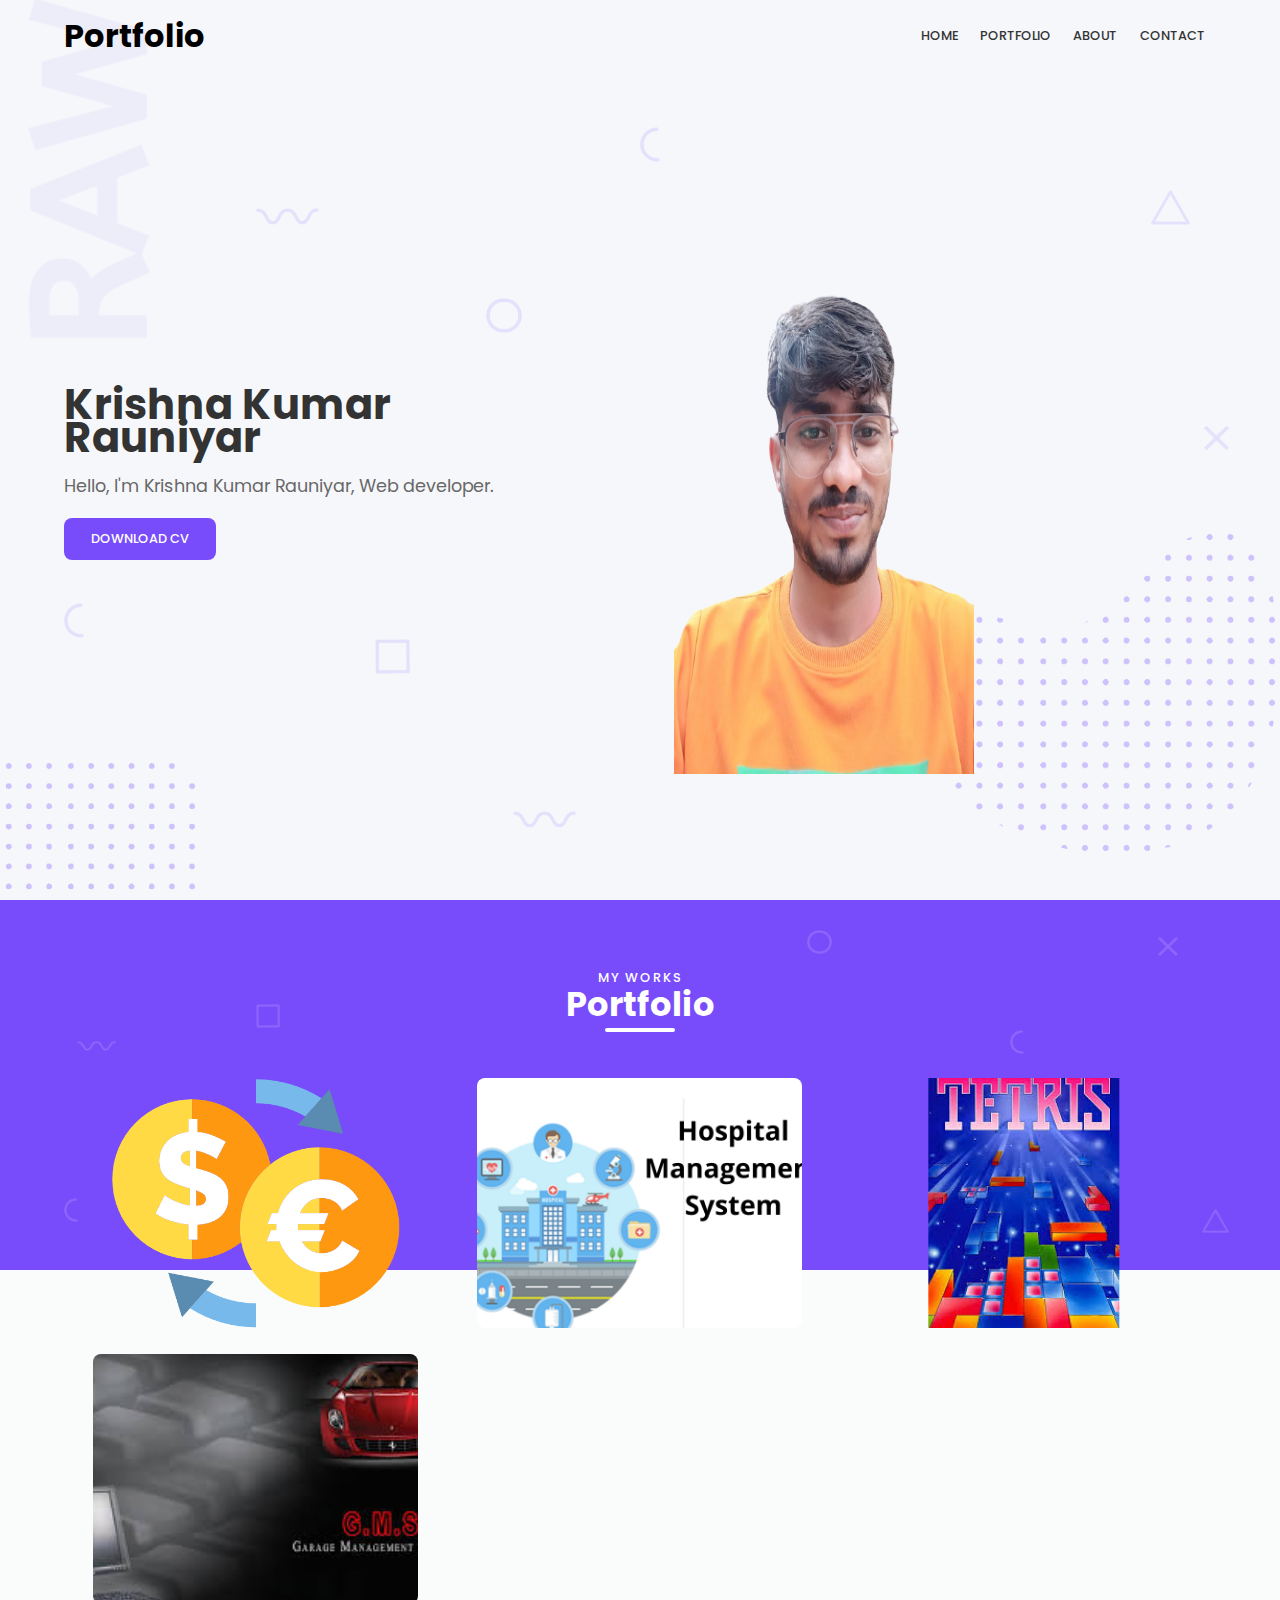
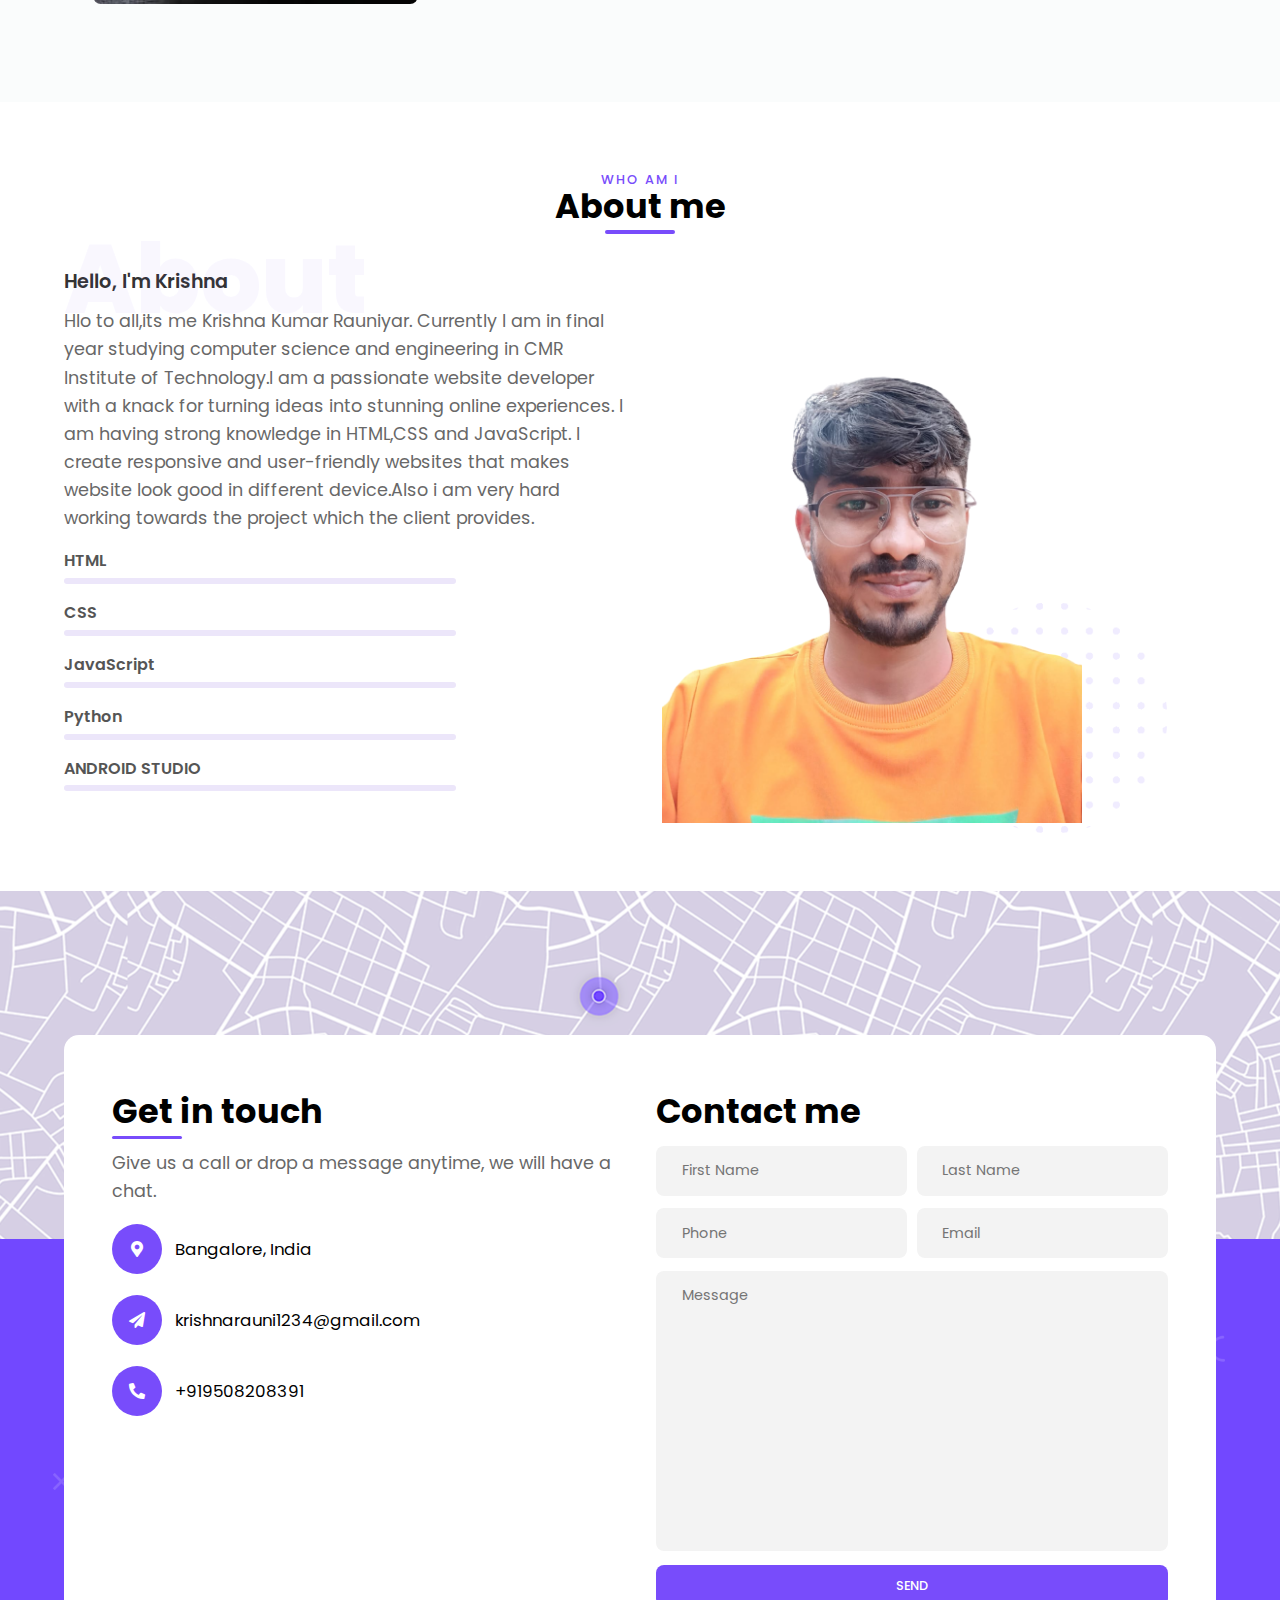
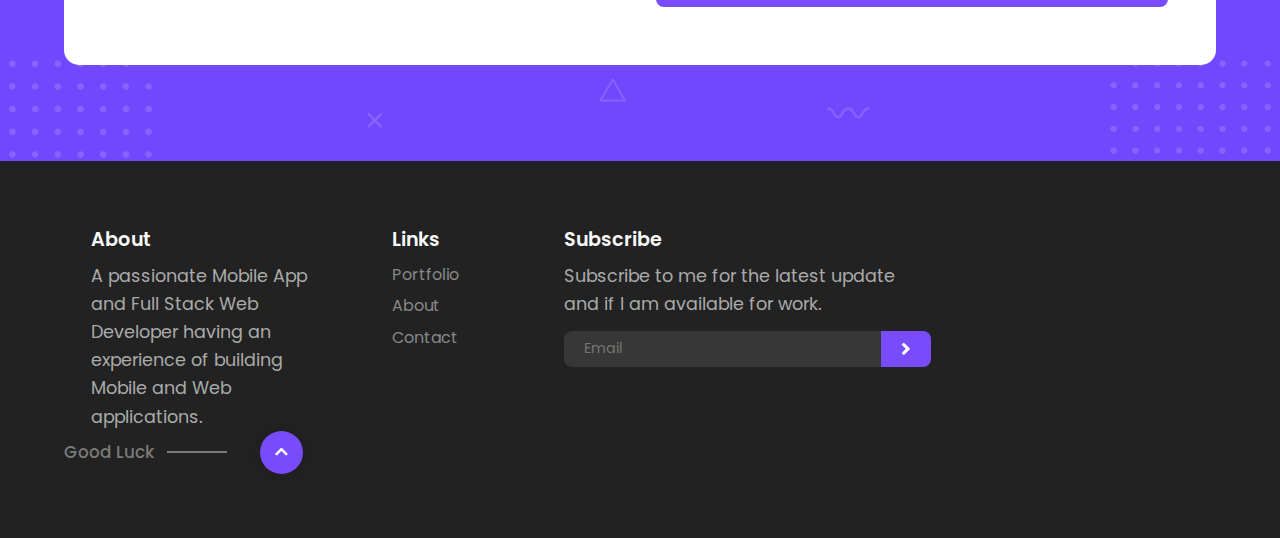
<file: index.html>
<!DOCTYPE html>
<html lang="en">
  <head>
    <meta charset="UTF-8" />
    <meta name="viewport" content="width=device-width, initial-scale=1.0" />
    <title>Portfolio Website</title>
    <link rel="icon" type="image/x-icon" href="/img/fevicon.png?" />
    <link
      rel="stylesheet"
      href="https://unpkg.com/swiper/swiper-bundle.min.css"
    />
    <link
      rel="stylesheet"
      href="https://cdnjs.cloudflare.com/ajax/libs/font-awesome/5.15.1/css/all.min.css"
    />
    <link rel="stylesheet" href="./css/style.css" />
  </head>
  <body>
    <main>
      <header id="header">
        <div class="overlay overlay-lg">
          <img
            src="./img/shapes/square.png"
            class="shape square"
            alt="square shape rawquesh"
          />
          <img
            src="./img/shapes/circle.png"
            class="shape circle"
            alt="circle shape rawquesh"
          />
          <img
            src="./img/shapes/half-circle.png"
            class="shape half-circle1"
            alt="half circle shape rawquesh"
          />
          <img
            src="./img/shapes/half-circle.png"
            class="shape half-circle2"
            alt="half circle shape rawquesh"
          />
          <img
            src="./img/shapes/x.png"
            class="shape xshape"
            alt="shapes rawquesh"
          />
          <img
            src="./img/shapes/wave.png"
            class="shape wave wave1"
            alt="wave shape rawquesh"
          />
          <img
            src="./img/shapes/wave.png"
            class="shape wave wave2"
            alt="wave shape rawquesh"
          />
          <img
            src="./img/shapes/triangle.png"
            class="shape triangle"
            alt="triangle shape rawquesh"
          />
          <img
            src="./img/shapes/letters.png"
            class="letters"
            alt="letters rawquesh"
          />
          <img
            src="./img/shapes/points1.png"
            class="points points1"
            alt="points rawquesh"
          />
        </div>

        <nav>
          <div class="container">
            <div class="logo">
             
              <h1>Portfolio</h1>
            </div>

            <div class="links">
              <ul>
                <li>
                  <a href="#header">Home</a>
                </li>
                
                <li>
                  <a href="#portfolio">Portfolio</a>
                </li>
                <li>
                  <a href="#about">About</a>
                </li>

               
                <li>
                  <a href="#contact">Contact</a>
                </li>

              </ul>
            </div>

            <div class="hamburger-menu">
              <div class="bar"></div>
            </div>
          </div>
        </nav>

        <!-- Main section  -->

        <div class="header-content">
          <div class="container grid-2">
            <div class="column-1">
              <h1 class="header-title">Krishna Kumar Rauniyar</h1>
              <div class="text">
                <p>Hello, I'm Krishna Kumar Rauniyar, Web developer.</p>

              </div>
              <a href="./img/cv.pdf" target="_blank" class="btn">Download CV</a>
            </div>

            <div class="column-2 image">
              <img
                src="./img/shapes/points2.png"
                class="points points2"
                alt="points rawquesh"
              />
              <img
                src="./img/person.png"
                class="img-element z-index"
                alt="main logo rawquesh" height="600px"
              />
            </div>
          </div>
        </div>
      </header>

     
      <!-- Portfolio section -->

      <section class="portfolio section" id="portfolio">
        <div class="background-bg">
          <div class="overlay overlay-sm">
            <img
              src="./img/shapes/half-circle.png"
              class="shape half-circle1"
              alt=""
            />
            <img
              src="./img/shapes/half-circle.png"
              class="shape half-circle2"
              alt=""
            />
            <img src="./img/shapes/square.png" class="shape square" alt="" />
            <img src="./img/shapes/wave.png" class="shape wave" alt="" />
            <img src="./img/shapes/circle.png" class="shape circle" alt="" />
            <img
              src="./img/shapes/triangle.png"
              class="shape triangle"
              alt=""
            />
            <img src="./img/shapes/x.png" class="shape xshape" alt="" />
          </div>
        </div>

        <div class="container">
          <div class="section-header">
            <h3 class="title" data-title="My works">Portfolio</h3>
          </div>

          <div class="section-body">


            <div class="grid">
             
                <div class="grid-item appdev">
                  <div class="gallery-image">
                    <img
                      src="./img/portfolio/currency.png"
                      alt="Currency Converter"
                    />
                    <div class="img-overlay">
                      
                      <div class="img-description">
                        <h3>Currency Converter</h3>
                        <p>conversion of currency of one and another country using python</p>
                      </div>
                    </div>
                  </div>
                </div>
          

              
                <div class="grid-item webdev">
                  <div class="gallery-image">
                    <img
                      src="./img/portfolio/Hospital.png"
                      alt="Hospital Management System"
                    />
                    <div class="img-overlay">
                      
                      <div class="img-description">
                        <h3>Hospital Management System</h3>
                        <p>It automate medical record, patient information and also all the information related to hospital</p>
                      </div>
                    </div>
                  </div>
                </div>
             
              
                <div class="grid-item appdev">
                  <div class="gallery-image">
                    <img
                      src="./img/portfolio/Tetris.jpg"
                      alt="Tetris Game"
                    />
                    <div class="img-overlay">
                    
                      <div class="img-description">
                        <h3>Tetris Game</h3>
                        <p>In Tetris game, different shape of object used to fall from up(they are called tetriminoes)which descend on to playing field </p>
                      </div>
                    </div>
                  </div>
                </div>
              

              
                <div class="grid-item appdev">
                  <div class="gallery-image">
                    <img
                      src="./img/portfolio/Garage.jpg"
                      alt="Garage Management System"
                    />
                    <div class="img-overlay">
                      
                      <div class="img-description">
                        <h3>Garage Management System</h3>
                        <p>In GMS,it maintain the appointment time,mechanic details and also all the expenses.</p>
                      </div>
                    </div>
                  </div>
                </div>
              

             
            </div>
          </div>
        </div>
      </section>

      <!-- About section -->

      <section class="about section" id="about">
        <div class="container">
          <div class="section-header">
            <h3 class="title" data-title="Who Am I">About me</h3>
          </div>

          <div class="section-body grid-2">
            <div class="column-1">
              <h3 class="title-sm">Hello, I'm Krishna</h3>
              <p class="text">
                Hlo to all,its me Krishna Kumar Rauniyar. Currently
                I am in final year studying computer science and engineering
                in CMR Institute of Technology.I am a passionate website developer
                with a knack for turning ideas into stunning online experiences.
                I am having strong knowledge in HTML,CSS and JavaScript. I create
                responsive and user-friendly websites that makes website look good
                in different device.Also i am very hard working towards the project
                which the client provides.
              </p>
              <div class="skills">
                <div class="skill HTML">
                  <h3 class="skill-title">HTML</h3>
                  <div class="skill-bar">
                    <div class="skill-progress" data-progress="90%"></div>
                  </div>
                </div>
                <div class="skill CSS">
                  <h3 class="skill-title">CSS</h3>
                  <div class="skill-bar">
                    <div class="skill-progress" data-progress="80%"></div>
                  </div>
                </div>
                <div class="skill JavaScript">
                  <h3 class="skill-title">JavaScript</h3>
                  <div class="skill-bar">
                    <div class="skill-progress" data-progress="50%"></div>
                  </div>
                </div>
                <div class="skill Python">
                  <h3 class="skill-title">Python</h3>
                  <div class="skill-bar">
                    <div class="skill-progress" data-progress="70%"></div>
                  </div>
                </div>
                <div class="skill Firebase">
                  <h3 class="skill-title">ANDROID STUDIO</h3>
                  <div class="skill-bar">
                    <div class="skill-progress" data-progress="60%"></div>
                  </div>
                </div>
              </div>
            </div>

            <div class="column-2 image">
              <img src="./img/shapes/points4.png" class="points" alt="" />
              <img src="./img/person.png" class="z-index" alt="" />
            </div>
          </div>
        </div>
      </section>

   
  

      <!-- Contact -->

      <section class="contact" id="contact">
        <div class="container">
          <div class="contact-box">
            <div class="contact-info">
              <h3 class="title">Get in touch</h3>
              <p class="text">
                Give us a call or drop a message anytime, we will have a chat.
              </p>
              <div class="information-wrap">
                <div class="information">
                  <div class="contact-icon">
                    <i class="fas fa-map-marker-alt"></i>
                  </div>
                  <p class="info-text">Bangalore, India</p>
                </div>

                <div class="information">
                  <div class="contact-icon">
                    <i class="fas fa-paper-plane"></i>
                  </div>
                  <p class="info-text">krishnarauni1234@gmail.com</p>
                </div>

                <div class="information">
                  <div class="contact-icon">
                    <i class="fas fa-phone-alt"></i>
                  </div>
                  <p class="info-text">+919508208391</p>
                </div>
              </div>
            </div>

            <div class="contact-form">
              <form
                form
                action="https://formsubmit.co/fbe30d8ad08199aa18d939301659dec5 "
                method="POST"
              >
                <h3 class="title">Contact me</h3>
                <div class="row">
                  <input type="hidden" name="_template" value="table" />
                  <input type="hidden" name="_subject" value="Contact" />

                  <input
                    class="contact-input"
                    placeholder="First Name"
                    type="text"
                    name="fname"
                    required
                  />
                  <input
                    type="text"
                    class="contact-input"
                    placeholder="Last Name"
                    name="lname"
                    required
                  />
                </div>

                <div class="row">
                  <input
                    type="text"
                    class="contact-input"
                    placeholder="Phone"
                    name="phone"
                    required
                  />
                  <input
                    type="email"
                    class="contact-input"
                    placeholder="Email"
                    name="email"
                    required
                  />
                </div>

                <div class="row">
                  <textarea
                    class="contact-input textarea"
                    placeholder="Message"
                    name="message"
                    required
                  ></textarea>
                </div>
                <button type="submit" class="btn">Send</button>
              </form>
            </div>
          </div>
        </div>
      </section>

      <!-- Hire me -->

    </main>

    <footer class="footer">
      <div class="container">
        <div class="grid-4">
          <div class="grid-4-col footer-about">
            <h3 class="title-sm">About</h3>
            <p class="text">
              A passionate Mobile App and Full Stack Web Developer having an
              experience of building Mobile and Web applications.
            </p>
          </div>

          <div class="grid-4-col footer-links">
            <h3 class="title-sm">Links</h3>
            <ul>
            
              <li>
                <a href="#portfolio">Portfolio</a>
              </li>
              <li>
                <a href="#about">About</a>
              </li>

              <li>
                <a href="#contact">Contact</a>
              </li>
            </ul>
          </div>

       

          <div class="grid-4-col footer-newstletter">
            <h3 class="title-sm">Subscribe</h3>
            <p class="text">
              Subscribe to me for the latest update and if I am available for
              work.
            </p>
            <form
              action="https://formsubmit.co/fbe30d8ad08199aa18d939301659dec5 "
              method="POST"
            >
              <div class="footer-input-wrap">
                <input type="hidden" name="_template" value="table" />
                <input type="hidden" name="_subject" value="Subscribe" />
                <input
                  required
                  name="email"
                  type="email"
                  class="footer-input"
                  placeholder="Email"
                />
                <button type="submit" class="input-arrow">
                  <i class="fas fa-angle-right"></i>
                </button>
              </div>
            </form>
          </div>
        </div>

       
          <div class="followme-wrap">
            <div class="followme">
              <h3>Good Luck</h3>
              <span class="footer-line"></span>
              <div class="social-media">
                
                </a>
              </div>
            </div>

            <div class="back-btn-wrap">
              <a href="#" class="back-btn">
                <i class="fas fa-chevron-up"></i>
              </a>
            </div>
          </div>
        </div>
      </div>
    </footer>

    <script src="https://cdnjs.cloudflare.com/ajax/libs/jquery/3.5.1/jquery.min.js"></script>
    <script src="./js/isotope.pkgd.min.js"></script>
    <script src="https://unpkg.com/swiper/swiper-bundle.min.js"></script>
    <script src="./js/app.js"></script>
  </body>
</html>
</file>
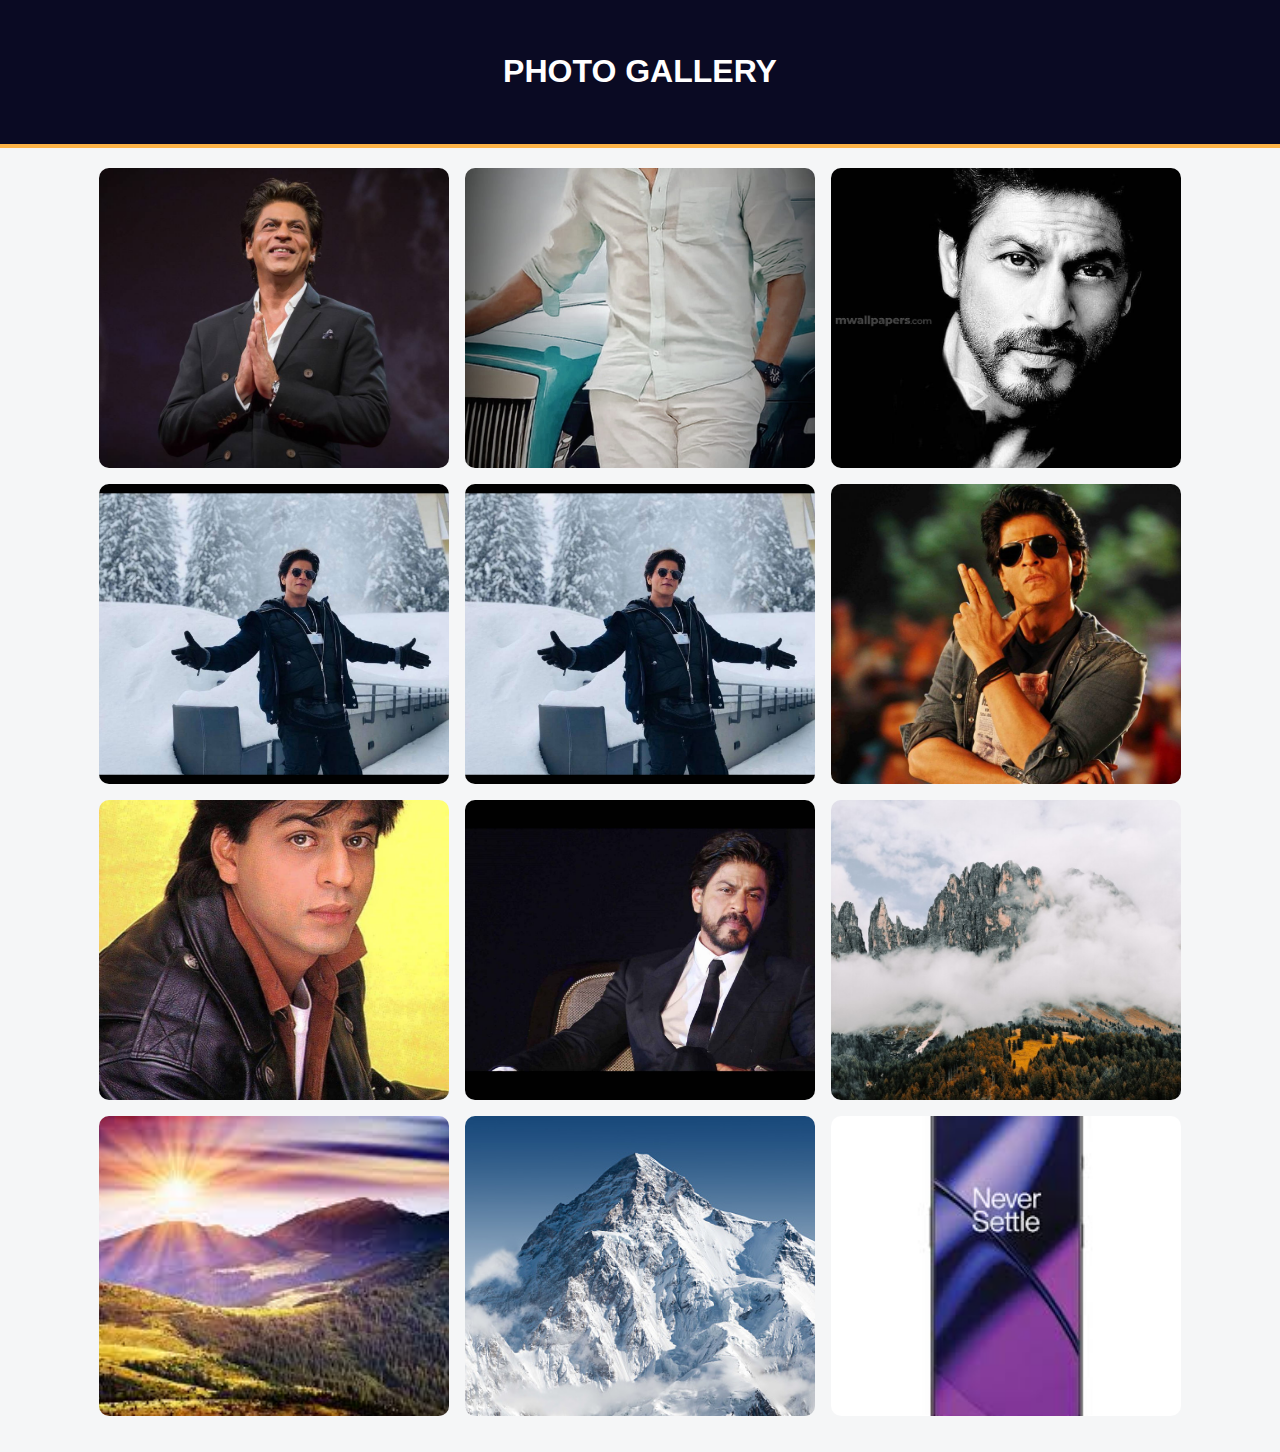
<file: week2-photo-gallery/index.html>
<!DOCTYPE html>
<html lang="en">
  <head>
    <meta charset="utf-8">
    <meta name="viewport" content="width=device-width, initial-scale=1.0">
    <title>Photo Gallery</title>
    <link rel="stylesheet" href="./cssfile.css">
  </head>
  <body>
    <header class="header">
      <h1>photo gallery</h1>
    </header>
    <div class="gallery">
        <img src="image/actor1.jpg">
        <img src="image/actor2.jpg">     
        <img src="image/actor3.jpg"> 
        <img src="image/actor4.jpg">  
        <img src="image/actor5 .jpg">  
        <img src="image/actor6.jpg">   
        <img src="image/actor7.jpg">  
        <img src="image/actor8.jpg">     
        <img src="image/mountain2.jpeg">  
        <img src="image/mountain3.jpeg">  
        <img src="image/mountain4.jpg">  
        <img src="image/mobile4.jpeg">  
         

    </div>
</body>
</html>
</file>
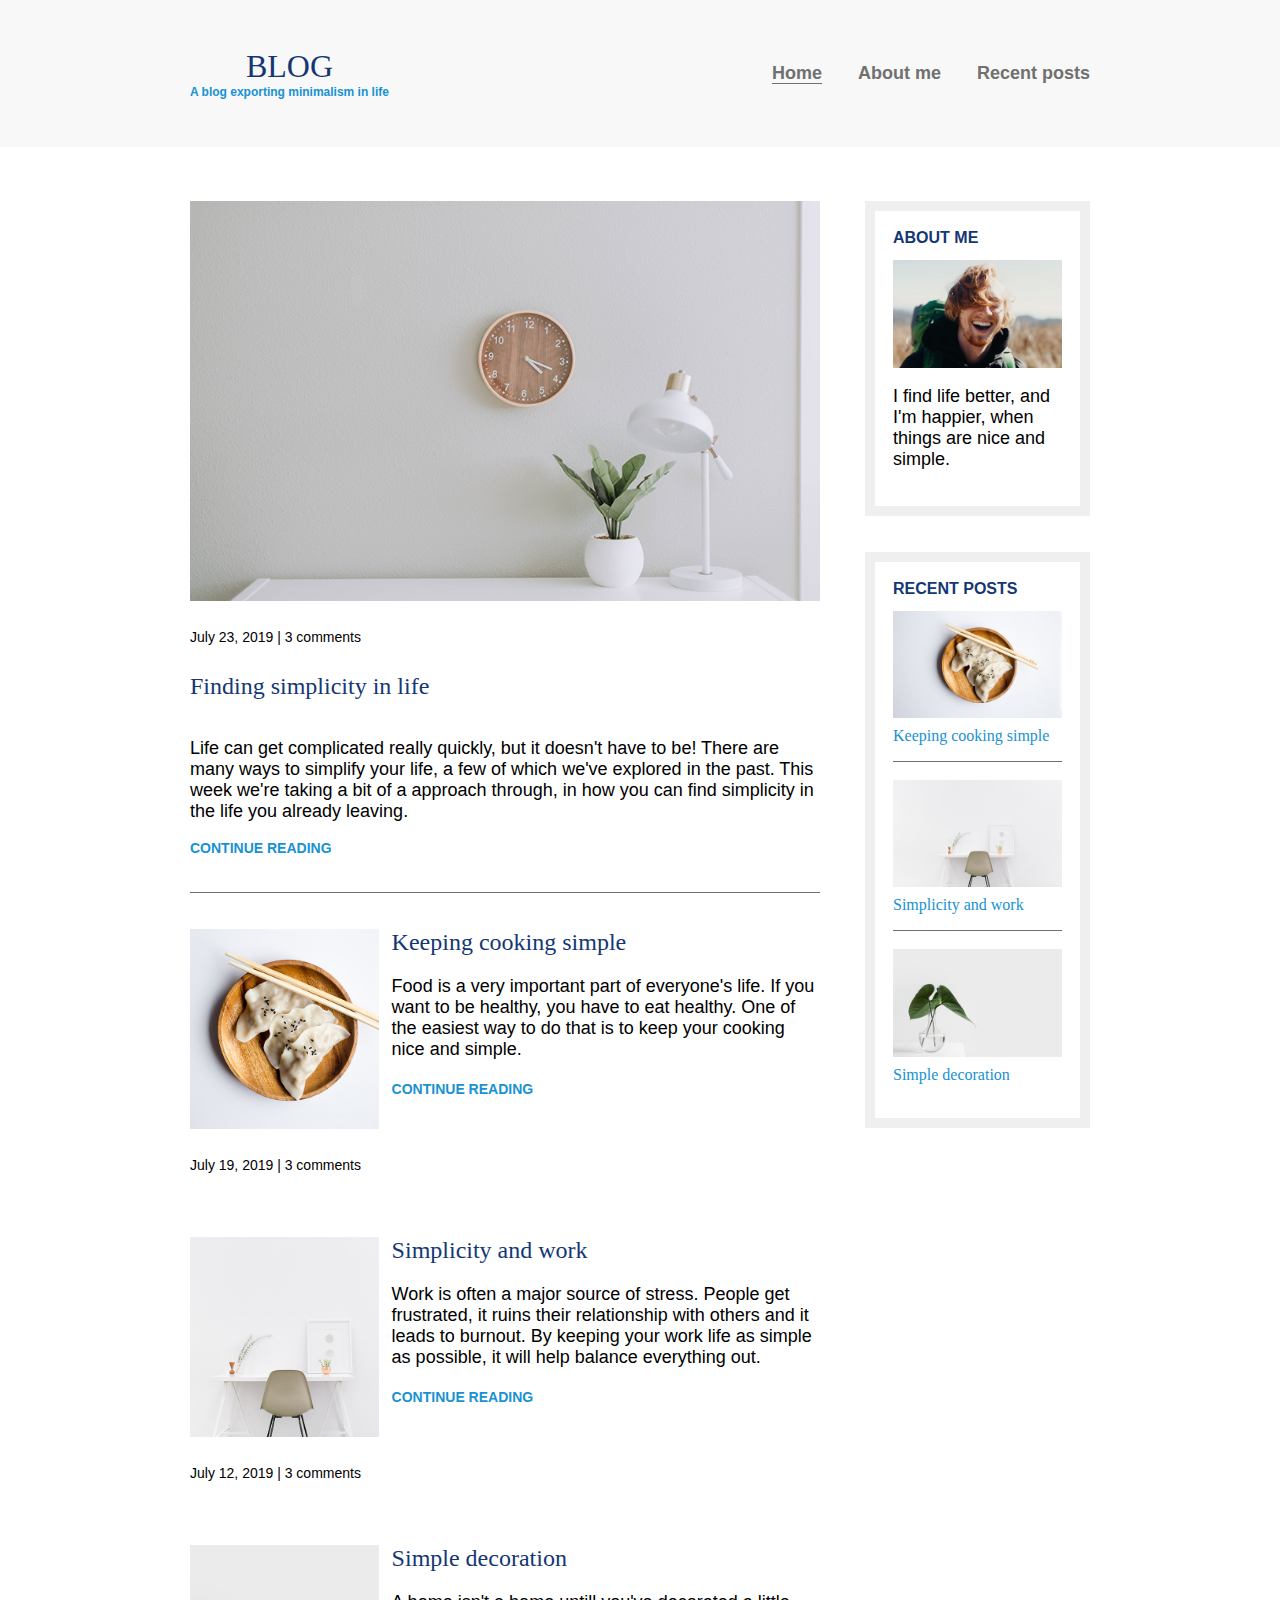
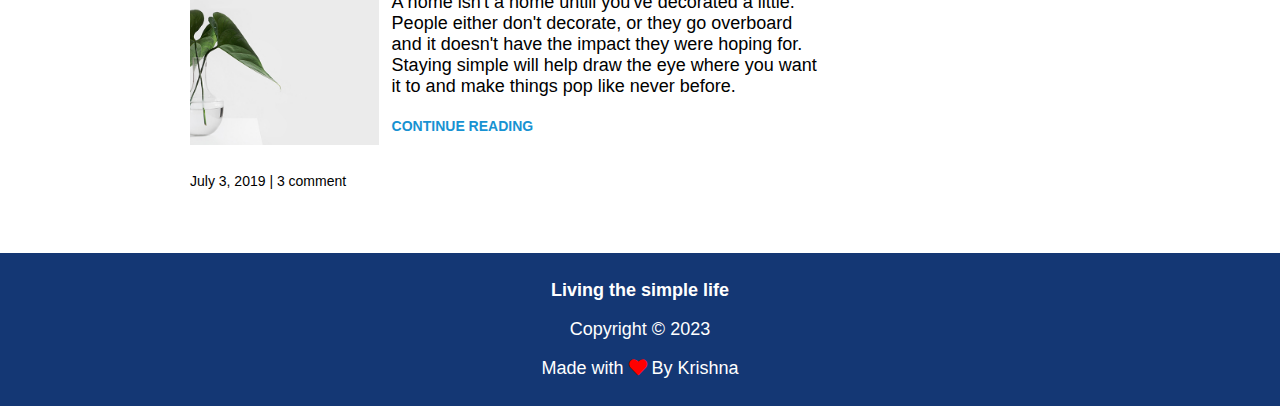
<file: week3-blog-theme/index.html>
<!DOCTYPE html>
<html>
   <head>
      <meta charset="UTF-8">
      <meta name="viewport" content="width=device-width, user-scalable=no, initial-scale=1.0, maximum-scale=1.0, minimum-scale=1.0">
      <meta http-equiv="X-UA-Compatible" content="ie=edge">
      <link rel="stylesheet" href="style.css">
      <title>Blog Website | Home</title>
      <link rel="stylesheet" href="https://cdnjs.cloudflare.com/ajax/libs/font-awesome/5.11.2/css/all.min.css">
   </head>
   <body>
      
      <header>
         <div class="container container-nav">
            <div class="site-title">
               <h1>BLOG</h1>
               <p class="subtitle">A blog exporting minimalism in life</p>
            </div>
            <nav>
               <ul>
                  <li><a href="" class="current-page">Home</a></li>
                  <li><a href="about.html">About me</a></li>
                  <li><a href="recent.html">Recent posts</a></li>
               </ul>
            </nav>
         </div>
      </header>
      
      <div class="container container-flex">
         
         <main role="main">
            
            <article class="article-featured">
               <h2 class="article-title">Finding simplicity in life</h2>
               <img src="img/life.jpg" alt="greenery pic" class="article-image">
               <p class="article-info">July 23, 2019 | 3 comments</p>
               <p class="article-body">Life can get complicated really quickly, but it doesn't have to be! There are many ways to simplify your life, a few of which we've explored in the past. This week we're taking a bit of a approach through, in how you can find simplicity in the life you already leaving.</p>
               <a href="#" class="article-read-more">CONTINUE READING</a>
            </article>
            
            <article class="article-recent">
               <div class="article-recent-main">
                  <h2 class="article-title">Keeping cooking simple</h2>
                  <p class="article-body">Food is a very important part of everyone's life. If you want to be healthy, you have to eat healthy. One of the easiest way to do that is to keep your cooking nice and simple.</p>
                  <a href="#" class="article-read-more">CONTINUE READING</a>
               </div>
               
               <div class="article-recent-secondary">
                  <img src="img/food.jpg" alt="" class="article-image">
                  <p class="article-info">July 19, 2019 | 3 comments</p>
               </div>
            </article>
            
            <article class="article-recent">
               <div class="article-recent-main">
                  <h2 class="article-title">Simplicity and work</h2>
                  <p class="article-body">Work is often a major source of stress. People get frustrated, it ruins their relationship with others and it leads to burnout. By keeping your work life as simple as possible, it will help balance everything out.</p>
                  <a href="#" class="article-read-more">CONTINUE READING</a>
               </div>
               
               <div class="article-recent-secondary">
                  <img src="img/work.jpg" alt="" class="article-image">
                  <p class="article-info">July 12, 2019 | 3 comments</p>
               </div>
            </article>
            
            <article class="article-recent">
               <div class="article-recent-main">
                  <h2 class="article-title">Simple decoration</h2>
                  <p class="article-body">A home isn't a home untill you've decorated a little. People either don't decorate, or they go overboard and it doesn't have the impact they were hoping for. Staying simple will help draw the eye where you want it to and make things pop like never before.</p>
                  <a href="#" class="article-read-more">CONTINUE READING</a>
               </div>
               
               <div class="article-recent-secondary">
                  <img src="img/deco.jpg" alt="" class="article-image">
                  <p class="article-info">July 3, 2019 | 3 comment</p>
               </div>
            </article>
            
         </main>
         
         <aside class="sidebar">
            
            <div class="sidebar-widget">
               <h2 class="widget-title">ABOUT ME</h2>
               <img src="img/about-me.jpg" alt="" class="widget-image">
               <p class="widget-body">I find life better, and I'm happier, when things are nice and simple.</p>
            </div>
            
            <div class="sidebar-widget">
               <h2 class="widget-title">RECENT POSTS</h2>
               
               <div class="widget-recent-post">
                  <h3 class="widget-recent-post-title">Keeping cooking simple</h3>
                  <img src="img/food.jpg" alt="" class="widget-image">
               </div>
               
               <div class="widget-recent-post">
                  <h3 class="widget-recent-post-title">Simplicity and work</h3>
                  <img src="img/work.jpg" alt="" class="widget-image">
               </div>
               
               <div class="widget-recent-post">
                  <h3 class="widget-recent-post-title">Simple decoration</h3>
                  <img src="img/deco.jpg" alt="" class="widget-image">
               </div>
               
            </div>
            
         </aside>
      </div>
      
      <footer>
         <p><strong>Living the simple life</strong></p>
         <p>Copyright &copy; 2023</p>
         <p>Made with <i class="fas fa-heart"></i> By Krishna</p>
      </footer>
   </body>
</html>
</file>
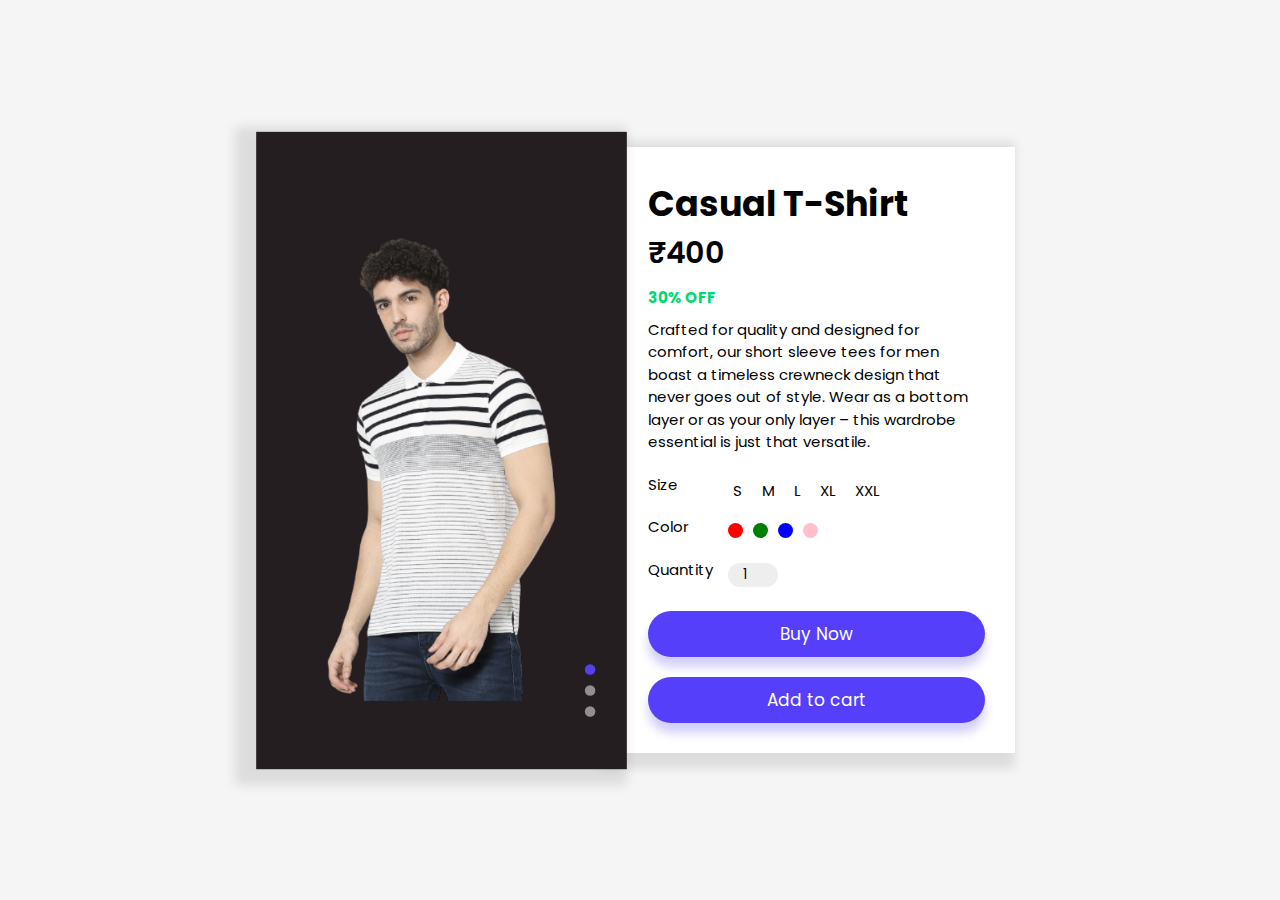
<file: week4-product-page/index.html>
<!DOCTYPE html>
<html lang="en">
<head>
    <meta charset="UTF-8">
    <meta name="viewport" content="width=device-width, initial-scale=1.0">
    <title>Product Page</title>
    
    <!--External Style Sheet-->
    <link rel="stylesheet" href="./style.css">
</head>
<body>
    <div class="container">
        <div class="product">
            <div class="gallery">
                <img src="./images/image-1.png" id="productImg" alt="">
                <div class="controls">
                    <span class="btn active"></span>
                    <span class="btn"></span>
                    <span class="btn"></span>
                </div>
            </div>
            <div class="details">
                <h1>Casual T-Shirt</h1>
                <h2>₹400</h2>
                <h3>30% OFF</h3>
                <p>Crafted for quality and designed for comfort, our short sleeve tees for men boast a timeless crewneck design that never goes out of style. Wear as a bottom layer or as your only layer – this wardrobe essential is just that versatile.</p>
                <form>
                    <div class="size-select">
                        <p>Size</p>
                        <label for="small">
                            <input type="radio" name="size" id="small">
                            <span>S</span>
                        </label>
                        <label for="medium">
                            <input type="radio" name="size" id="medium">
                            <span>M</span>
                        </label>
                        <label for="large">
                            <input type="radio" name="size" id="large">
                            <span>L</span>
                        </label>
                        <label for="x-large">
                            <input type="radio" name="size" id="x-large">
                            <span>XL</span>
                        </label>
                        <label for="xx-large">
                            <input type="radio" name="size" id="xx-large">
                            <span>XXL</span>
                        </label>
                    </div>

                    <div class="color-select">
                        <p>Color</p>
                        <label for="red">
                            <input type="radio" name="color" id="red">
                            <span class="color-1"></span>
                        </label>
                        <label for="green">
                            <input type="radio" name="color" id="green">
                            <span class="color-2"></span>
                        </label>
                        <label for="blue">
                            <input type="radio" name="color" id="blue">
                            <span class="color-3"></span>
                        </label>
                        <label for="pink">
                            <input type="radio" name="color" id="pink">
                            <span class="color-4"></span>
                        </label>
                    </div>

                    <div class="quantity-select">
                        <p>Quantity</p>
                        <input type="number" value="1" min="0">
                    </div>
               

                    <button>Buy Now</button>
                    <button>Add to cart</button>

                </form>
            </div>
        </div>
    </div>



    <!--JS File-->
    <script src="./script.js"></script>
</body>
</html>
</file>
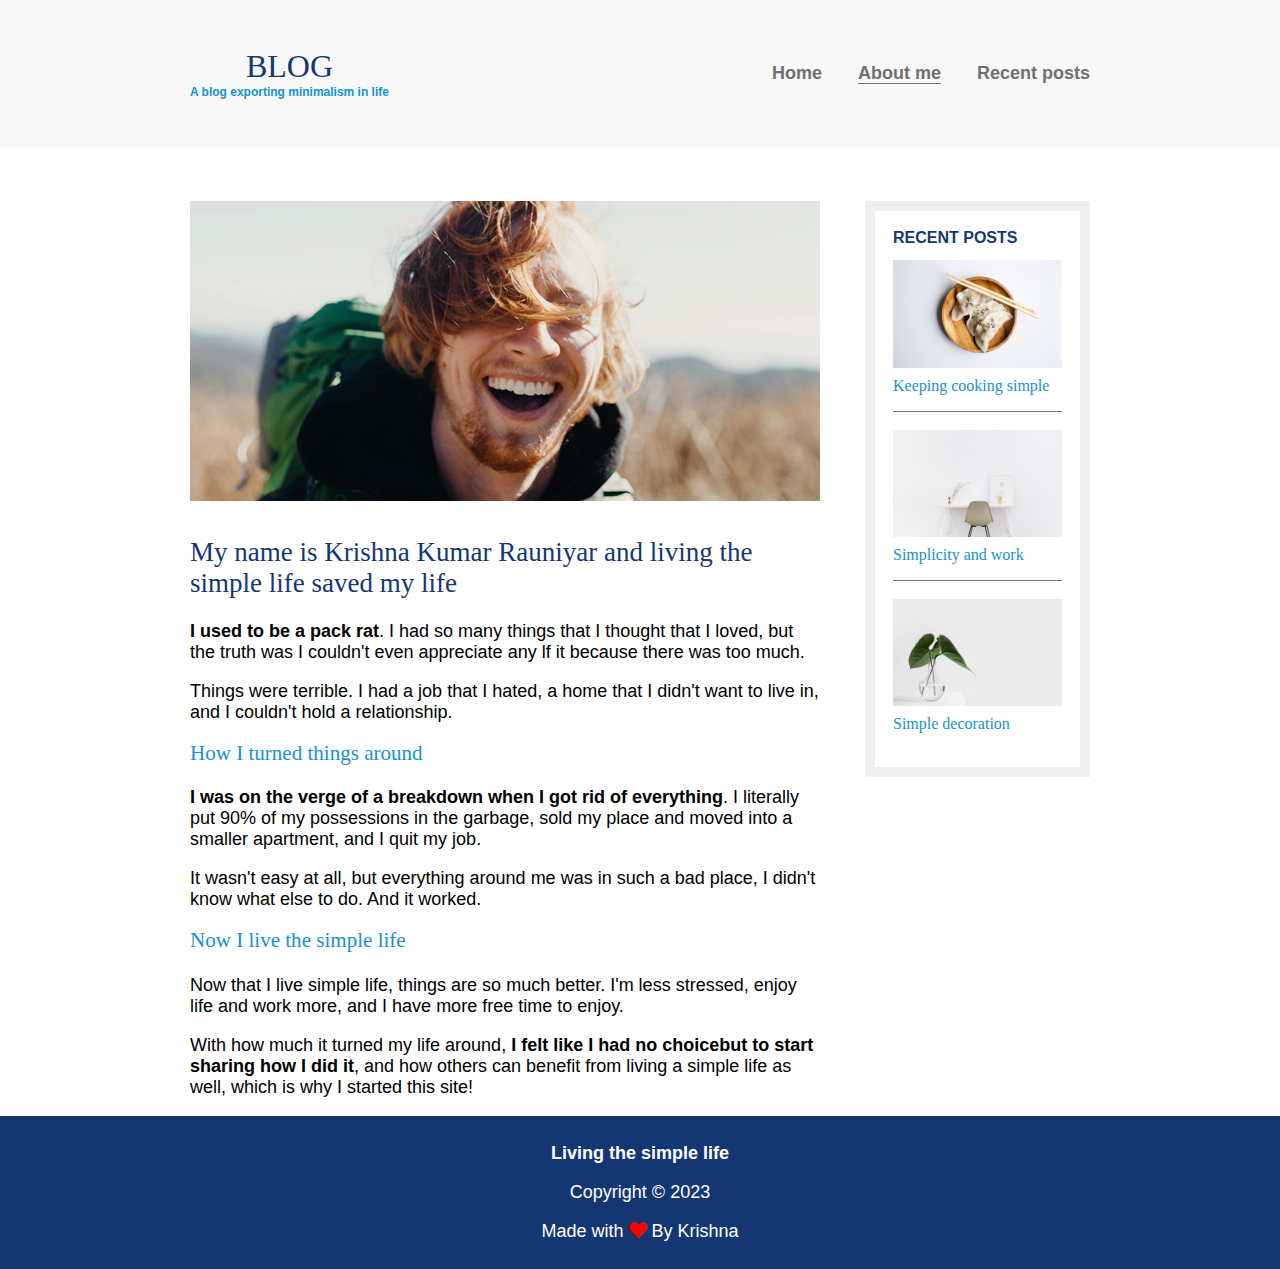
<file: week3-blog-theme/about.html>
<!DOCTYPE html>
<html>
   <head>
      <meta charset="UTF-8">
      <meta name="viewport" content="width=device-width, user-scalable=no, initial-scale=1.0, maximum-scale=1.0, minimum-scale=1.0">
      <meta http-equiv="X-UA-Compatible" content="ie=edge">
      <link rel="stylesheet" href="style.css">
      <title>Blog Website | About Me</title>
      <link rel="stylesheet" href="https://cdnjs.cloudflare.com/ajax/libs/font-awesome/5.11.2/css/all.min.css">
   </head>
   <body>
      
      <header>
         <div class="container container-nav">
            <div class="site-title">
               <h1>BLOG</h1>
               <p class="subtitle">A blog exporting minimalism in life</p>
            </div>
            <nav>
               <ul>
                  <li><a href="index.html">Home</a></li>
                  <li><a href="" class="current-page">About me</a></li>
                  <li><a href="recent.html">Recent posts</a></li>
               </ul>
            </nav>
         </div>
      </header>
      
      <div class="container container-flex">
         
         <main role="main">
            <img src="img/about-me.jpg" class="image-full">
            
            <h2>My name is Krishna Kumar Rauniyar and living the simple life saved my life</h2>
            
            <p><strong>I used to be a pack rat</strong>. I had so many things that I thought that I loved, but the truth was I couldn't even appreciate any lf it because there was too much.</p>
            <p>Things were terrible. I had a job that I hated, a home that I didn't want to live in, and I couldn't hold a relationship.</p>
            
            <h3>How I turned things around</h3>
            <p><strong>I was on the verge of a breakdown when I got rid of everything</strong>. I literally put 90% of my possessions in the garbage, sold my place and moved into a smaller apartment, and I quit my job.</p>
            <p>It wasn't easy at all, but everything around me was in such a bad place, I didn't know what else to do. And it worked.</p>
            
            <h3>Now I live the simple life</h3>
            <p>Now that I live simple life, things are so much better. I'm less stressed, enjoy life and work more, and I have more free time to enjoy.</p>
            <p>With how much it turned my life around, <strong>I felt like I had no choicebut to start sharing how I did it</strong>, and how others can benefit from living a simple life as well, which is why I started this site!</p>
         
         </main>
         
         <aside class="sidebar">
            
            <div class="sidebar-widget">
               <h2 class="widget-title">RECENT POSTS</h2>
               
               <div class="widget-recent-post">
                  <h3 class="widget-recent-post-title">Keeping cooking simple</h3>
                  <img src="img/food.jpg" alt="" class="widget-image">
               </div>
               
               <div class="widget-recent-post">
                  <h3 class="widget-recent-post-title">Simplicity and work</h3>
                  <img src="img/work.jpg" alt="" class="widget-image">
               </div>
               
               <div class="widget-recent-post">
                  <h3 class="widget-recent-post-title">Simple decoration</h3>
                  <img src="img/deco.jpg" alt="" class="widget-image">
               </div>
               
            </div>
            
         </aside>
      </div>
      
      <footer>
         <p><strong>Living the simple life</strong></p>
         <p>Copyright &copy; 2023</p>
         <p>Made with <i class="fas fa-heart"></i> By Krishna</p>
      </footer>
   </body>
</html>
</file>
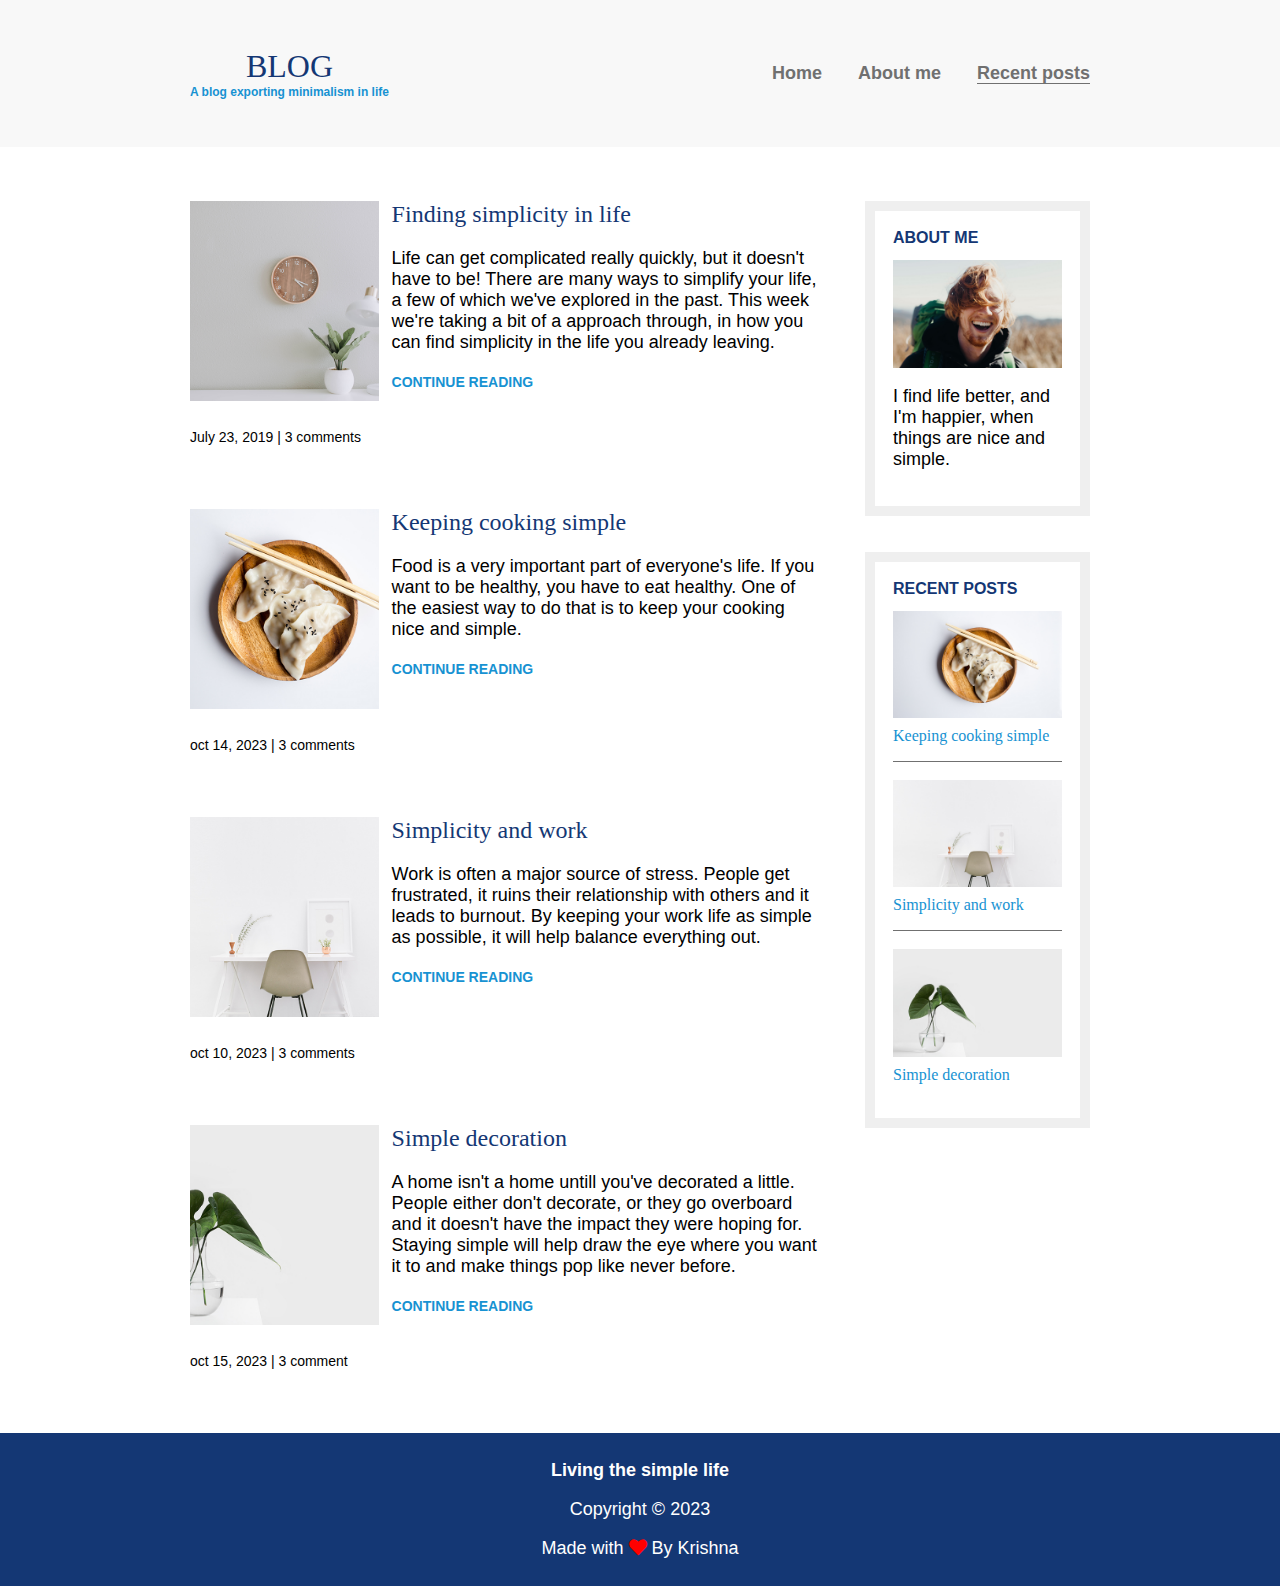
<file: week3-blog-theme/recent.html>
<!DOCTYPE html>
<html>
   <head>
      <meta charset="UTF-8">
      <meta name="viewport" content="width=device-width, user-scalable=no, initial-scale=1.0, maximum-scale=1.0, minimum-scale=1.0">
      <meta http-equiv="X-UA-Compatible" content="ie=edge">
      <link rel="stylesheet" href="style.css">
      <title>Blog Website | Recent Posts</title>
      <link rel="stylesheet" href="https://cdnjs.cloudflare.com/ajax/libs/font-awesome/5.11.2/css/all.min.css">
   </head>
   <body>
      
      <header>
         <div class="container container-nav">
            <div class="site-title">
               <h1>BLOG</h1>
               <p class="subtitle">A blog exporting minimalism in life</p>
            </div>
            <nav>
               <ul>
                  <li><a href="index.html">Home</a></li>
                  <li><a href="about.html">About me</a></li>
                  <li><a href="" class="current-page">Recent posts</a></li>
               </ul>
            </nav>
         </div>
      </header>
      
      <div class="container container-flex">
         
         <main role="main">
            
            <article class="article-recent">
               <div class="article-recent-main">
                  <h2 class="article-title">Finding simplicity in life</h2>
                  <p class="article-body">Life can get complicated really quickly, but it doesn't have to be! There are many ways to simplify your life, a few of which we've explored in the past. This week we're taking a bit of a approach through, in how you can find simplicity in the life you already leaving.</p>
                  <a href="#" class="article-read-more">CONTINUE READING</a>
               </div>
               
               <div class="article-recent-secondary">
                  <img src="img/life.jpg" alt="" class="article-image">
                  <p class="article-info">July 23, 2019 | 3 comments</p>
               </div>
            </article>
            
            <article class="article-recent">
               <div class="article-recent-main">
                  <h2 class="article-title">Keeping cooking simple</h2>
                  <p class="article-body">Food is a very important part of everyone's life. If you want to be healthy, you have to eat healthy. One of the easiest way to do that is to keep your cooking nice and simple.</p>
                  <a href="#" class="article-read-more">CONTINUE READING</a>
               </div>
               
               <div class="article-recent-secondary">
                  <img src="img/food.jpg" alt="" class="article-image">
                  <p class="article-info">oct 14, 2023 | 3 comments</p>
               </div>
            </article>
            
            <article class="article-recent">
               <div class="article-recent-main">
                  <h2 class="article-title">Simplicity and work</h2>
                  <p class="article-body">Work is often a major source of stress. People get frustrated, it ruins their relationship with others and it leads to burnout. By keeping your work life as simple as possible, it will help balance everything out.</p>
                  <a href="#" class="article-read-more">CONTINUE READING</a>
               </div>
               
               <div class="article-recent-secondary">
                  <img src="img/work.jpg" alt="" class="article-image">
                  <p class="article-info">oct 10, 2023 | 3 comments</p>
               </div>
            </article>
            
            <article class="article-recent">
               <div class="article-recent-main">
                  <h2 class="article-title">Simple decoration</h2>
                  <p class="article-body">A home isn't a home untill you've decorated a little. People either don't decorate, or they go overboard and it doesn't have the impact they were hoping for. Staying simple will help draw the eye where you want it to and make things pop like never before.</p>
                  <a href="#" class="article-read-more">CONTINUE READING</a>
               </div>
               
               <div class="article-recent-secondary">
                  <img src="img/deco.jpg" alt="" class="article-image">
                  <p class="article-info">oct 15, 2023 | 3 comment</p>
               </div>
            </article>
            
         </main>
         
         <aside class="sidebar">
            
            <div class="sidebar-widget">
               <h2 class="widget-title">ABOUT ME</h2>
               <img src="img/about-me.jpg" alt="" class="widget-image">
               <p class="widget-body">I find life better, and I'm happier, when things are nice and simple.</p>
            </div>
            
            <div class="sidebar-widget">
               <h2 class="widget-title">RECENT POSTS</h2>
               
               <div class="widget-recent-post">
                  <h3 class="widget-recent-post-title">Keeping cooking simple</h3>
                  <img src="img/food.jpg" alt="" class="widget-image">
               </div>
               
               <div class="widget-recent-post">
                  <h3 class="widget-recent-post-title">Simplicity and work</h3>
                  <img src="img/work.jpg" alt="" class="widget-image">
               </div>
               
               <div class="widget-recent-post">
                  <h3 class="widget-recent-post-title">Simple decoration</h3>
                  <img src="img/deco.jpg" alt="" class="widget-image">
               </div>
               
            </div>
            
         </aside>
      </div>
      
      <footer>
         <p><strong>Living the simple life</strong></p>
         <p>Copyright &copy; 2023</p>
         <p>Made with <i class="fas fa-heart"></i> By Krishna</p>
      </footer>
   </body>
</html>
</file>
<file: css/style.css>
@import url("https://fonts.googleapis.com/css2?family=Poppins:wght@100;200;300;400;500;600;700;800;900&display=swap");

:root {
  --dark-one: #333;
  --dark-two: #686868;
  --main-color: #784cfb;
  --light-one: #fff;
  --light-two: #fafcfc;
  --light-three: #f6f7fb;
}

/* Genral Styles */

*,
*::before,
*::after {
  margin: 0;
  padding: 0;
  box-sizing: border-box;
}

html {
  scroll-behavior: smooth;
}

body,
button,
input,
textarea {
  font-family: "Poppins", sans-serif;
}

body {
  min-width: 320px;
}

a {
  text-decoration: none;
}

ul {
  list-style: none;
}

img {
  width: 100%;
  -webkit-user-drag: none;
  -khtml-user-drag: none;
  -moz-user-drag: none;
  -o-user-drag: none;
  /* user-select: none; */
}

.container {
  position: relative;
  z-index: 5;
  max-width: 98rem;
  padding: 0 4rem;
  margin: 0 auto;
}

.stop-scrolling {
  height: 100%;
  overflow: hidden;
}

.grid-2 {
  display: grid;
  grid-template-columns: repeat(2, 1fr);
  align-items: center;
  justify-content: center;
}

.text {
  font-size: 1.25rem;
  color: var(--dark-two);
  line-height: 1.6;
}

.column-1 {
  margin-right: 1.5rem;
}

.column-2 {
  margin-left: 1rem;
  margin-right: 8rem;
  height: 400px;
}

.image {
  position: relative;
  display: flex;
  align-items: center;
  justify-content: center;
}

.z-index {
  position: relative;
  z-index: 2;
}

.overlay {
  position: absolute;
  width: 100%;
  height: 100%;
  overflow: hidden;
  top: 0;
  left: 0;
}

.overlay .shape {
  width: initial;
  opacity: 0.13;
  position: absolute;
}

.overlay.overlay-lg .shape {
  height: 55px;
}

.overlay.overlay-lg .shape.wave {
  height: initial;
  width: 88px;
}

.overlay.overlay-lg .shape.xshape {
  height: 38px;
}

.overlay.overlay-sm .shape {
  filter: brightness(0) invert(1);
  opacity: 0.15;
  height: 40px;
}

.overlay.overlay-sm .shape.wave {
  height: initial;
  width: 70px;
}

.overlay.overlay-sm .shape.xshape {
  height: 30px;
}

.points {
  opacity: 0.3;
  position: absolute;
}

.section {
  padding: 7rem 0;
  overflow: hidden;
}

.section-header {
  text-align: center;
  margin-bottom: 1.5rem;
}

.title {
  position: relative;
  display: inline-block;
  padding-bottom: 1rem;
  line-height: 1;
  font-size: 2.8rem;
  margin-bottom: 0.6rem;
}

.title:before {
  content: attr(data-title);
  display: block;
  margin-bottom: 0.4rem;
  color: var(--main-color);
  font-size: 1.15rem;
  font-weight: 500;
  text-transform: uppercase;
  letter-spacing: 3px;
}

.title:after {
  content: "";
  position: absolute;
  width: 90px;
  height: 5px;
  border-radius: 3px;
  background-color: var(--main-color);
  bottom: 0;
  left: 50%;
  transform: translateX(-50%);
}

.section-header .text {
  max-width: 600px;
  margin: 0 auto;
}

.title-sm {
  color: var(--dark-one);
  font-weight: 600;
  font-size: 1.6rem;
}

.points-sq {
  width: 210px;
}

.btn {
  display: inline-block;
  padding: 0.85rem 2rem;
  background-color: var(--main-color);
  color: var(--light-one);
  border-radius: 0.5rem;
  font-size: 1.05rem;
  text-transform: uppercase;
  font-weight: 500;
  transition: 0.3s;
}

.btn:hover {
  background-color: #6b44e0;
}

.btn.small {
  padding: 0.7rem 1.8rem;
  font-size: 1rem;
}

/* End Genral Styles */

/* Header */

header {
  width: 100%;
  background-color: var(--light-three);
  overflow: hidden;
  position: relative;
}

nav {
  width: 100%;
  position: relative;
  z-index: 50;
}

nav .container {
  display: flex;
  justify-content: space-between;
  height: 6rem;
  align-items: center;
}

.logo {
  width: 165px;
  display: flex;
  align-items: center;
}

.links ul {
  display: flex;
}

.links a {
  display: inline-block;
  padding: 0.9rem 1.2rem;
  color: var(--dark-one);
  font-size: 1.05rem;
  text-transform: uppercase;
  font-weight: 500;
  line-height: 1;
  transition: 0.3s;
}

.links a.active {
  background-color: var(--main-color);
  color: var(--light-one);
  border-radius: 0.5rem;
  font-size: 1rem;
  padding: 0.9rem 2.1rem;
  margin-left: 1rem;
}

.links a:hover {
  color: var(--main-color);
}

.links a.active:hover {
  color: var(--light-one);
  background-color: #6b44e0;
}

.hamburger-menu {
  width: 2.7rem;
  height: 3rem;
  z-index: 100;
  position: relative;
  display: none;
  align-items: center;
  justify-content: flex-end;
}

.hamburger-menu .bar {
  position: relative;
  width: 2.1rem;
  height: 3px;
  border-radius: 3px;
  background-color: var(--dark-one);
  transition: 0.5s;
}

.bar:before,
.bar:after {
  content: "";
  position: absolute;
  width: 2.1rem;
  height: 3px;
  border-radius: 3px;
  background-color: var(--dark-one);
  transition: 0.5s;
}

.bar:before {
  transform: translateY(-9px);
}

.bar:after {
  transform: translateY(9px);
}

nav.open .hamburger-menu .bar {
  background-color: transparent;
  transform: rotate(360deg);
}

nav.open .hamburger-menu .bar:before {
  transform: translateY(0) rotate(45deg);
  background-color: var(--light-one);
}

nav.open .hamburger-menu .bar:after {
  transform: translateY(0) rotate(-45deg);
  background-color: var(--light-one);
}

nav.open .links {
  transform: translateX(0);
}

.header-content .container.grid-2 {
  grid-template-columns: 2.5fr 3.5fr;
  min-height: calc(100vh - 6rem);
  padding-bottom: 2.5rem;
  text-align: left;
}

.header-title {
  font-size: 3.8rem;
  line-height: 0.8;
  color: var(--dark-one);
}

.header-content .text {
  margin: 2.15rem 0;
}

.header-content .text .small-desc {
  font-size: 15px;
  margin-top: 3px;
  color: rgba(19, 15, 15, 0.521);
}

.header-content .image .img-element {
  max-width: 750px;
}

header .points1 {
  width: 420px;
  bottom: -75px;
  left: -150px;
}

header .points2 {
  width: 70%;
  top: 65%;
  left: 71%;
}

header .square {
  right: 68%;
  top: 71%;
}

header .triangle {
  right: 7%;
  bottom: 75%;
}

header .xshape {
  right: 4%;
  bottom: 50%;
}

header .half-circle1 {
  left: 50%;
  bottom: 82%;
}

header .half-circle2 {
  left: 5%;
  top: 67%;
}

header .wave1 {
  bottom: 75%;
  left: 20%;
}

header .wave2 {
  bottom: 8%;
  right: 55%;
}

header .circle {
  left: 38%;
  bottom: 63%;
}

.letters {
  position: absolute;
  width: 13.5%;
  top: -5px;
  left: 15px;
  opacity: 0.08;
}

/* End header */

/* Services */

.cards {
  display: flex;
  justify-content: space-around;
  flex-wrap: wrap;
  width: 100%;
}

.card-wrap {
  position: relative;
  margin: 1.7rem 0.8rem;
}

.card {
  position: relative;
  width: 100%;
  max-width: 390px;
  min-height: 520px;
  background-color: var(--light-three);
  display: flex;
  align-items: center;
  justify-content: center;
  text-align: center;
  padding: 3rem 2rem;
  overflow: hidden;
  transition: 0.3s;
}

.card:before {
  content: attr(data-card);
  position: absolute;
  top: -15px;
  right: -15px;
  font-size: 6rem;
  font-weight: 800;
  line-height: 1;
  color: var(--main-color);
  opacity: 0.025;
}

.card:after {
  content: "";
  position: absolute;
  width: 100%;
  height: 0px;
  bottom: 0;
  left: 0;
  background-color: var(--main-color);
  transition: 0.3s;
}

.card-wrap:hover .card {
  transform: translateY(-15px);
}

.card-wrap:hover .card:after {
  height: 8px;
}

.icon {
  width: 90px;
  margin-bottom: 1.7rem;
}

.card .title-sm {
  line-height: 0.8;
}

.card .text {
  font-size: 1.15rem;
  margin: 1.8rem 0;
}

.services .points1 {
  bottom: -50px;
  left: -125px;
  opacity: 0.2;
  pointer-events: none;
}

.services .points2 {
  bottom: -70px;
  right: -65px;
  opacity: 0.2;
  pointer-events: none;
}

/* End Services */

/* Portfolio */

.portfolio {
  position: relative;
  width: 100%;
  background-color: var(--light-two);
}

.background-bg {
  position: absolute;
  width: 100%;
  height: 520px;
  top: 0;
  left: 0;
  background-color: var(--main-color);
}

.portfolio .title,
.portfolio .title:before {
  color: var(--light-one);
}

.portfolio .title:after {
  background-color: var(--light-one);
}

.filter {
  width: 100%;
  display: flex;
  align-items: center;
  justify-content: center;
  flex-wrap: wrap;
}

.filter-btn {
  border: none;
  outline: none;
  background-color: transparent;
  margin: 0.45rem 0.4rem;
  padding: 0.85rem 1.8rem;
  color: var(--light-one);
  text-transform: uppercase;
  font-weight: 500;
  font-size: 1.1rem;
  line-height: 1;
  cursor: pointer;
  border-radius: 0.5rem;
  transition: 0.3s;
}

.filter-btn.active {
  background-color: var(--light-one);
  color: var(--main-color);
}

.portfolio .square {
  top: 28%;
  left: 20%;
}

.portfolio .circle {
  top: 8%;
  right: 35%;
}

.portfolio .triangle {
  bottom: 10%;
  right: 4%;
}

.portfolio .half-circle1 {
  bottom: 13%;
  left: 5%;
}

.portfolio .half-circle2 {
  top: 35%;
  right: 20%;
}

.portfolio .xshape {
  top: 10%;
  right: 8%;
}

.portfolio .wave {
  top: 38%;
  left: 6%;
}

.grid {
  width: 100%;
  margin: 1.5rem 0;
}

.grid-item {
  width: 33.33%;
  padding: 1rem 1.2rem;
  display: flex;
  justify-content: center;
}

.gallery-image {
  position: relative;
  overflow: hidden;
  border-radius: 0.5rem;
  height: 330px;
  width: 100%;
  cursor: pointer;
}

.gallery-image img {
  position: absolute;
  height: 115%;
  width: initial;
  top: 50%;
  left: 50%;
  transform: translate(-50%, -50%);
  transform-origin: center;
  transition: 0.5s;
}

.gallery-image .img-overlay {
  position: absolute;
  width: 100%;
  height: 100%;
  top: 0;
  left: 0;
  z-index: 2;
  color: var(--light-one);
  background-color: rgba(120, 76, 251, 0.55);
  display: flex;
  flex-direction: column;
  align-items: center;
  justify-content: flex-end;
  padding: 2rem 3.2rem;
  opacity: 0;
  transition: 0.5s;
}

.img-overlay .plus {
  position: relative;
  margin: auto 0;
}

.plus:before,
.plus:after {
  content: "";
  position: absolute;
  width: 4.5rem;
  height: 3px;
  top: 50%;
  left: 50%;
  transform: translate(-50%, -50%);
  background-color: var(--light-one);
  border-radius: 3px;
}

.plus:before {
  transform: translate(-50%, -50%) rotate(-90deg);
}

.img-description {
  width: 100%;
}

.img-overlay h3 {
  font-weight: 600;
  text-transform: uppercase;
  font-size: 1.5rem;
}

.img-overlay h5 {
  font-size: 1.15rem;
  font-weight: 300;
}

.gallery-image:hover .img-overlay {
  opacity: 1;
}

.gallery-image:hover img {
  transform: translate(-50%, -50%) scale(1.1);
}

.more-folio {
  display: flex;
  justify-content: center;
}

/* End Portfolio */

/* About */

.about {
  overflow: hidden;
}

.about img {
  max-width: 600px;
}

.about .text {
  margin-top: 1rem;
}

.skills {
  margin: 1.5rem 0 2.5rem 0;
}

.skill {
  margin: 1rem 0;
}

.skill-title {
  color: #555;
  font-weight: 600;
  margin-bottom: 0.3rem;
}

.skill-bar {
  width: 70%;
  height: 8px;
  border-radius: 4px;
  background-color: #ece6fa;
  position: relative;
  overflow: hidden;
}

.skill-progress {
  position: absolute;
  height: 100%;
  width: 0%;
  top: 0;
  left: 0;
  background-color: var(--main-color);
  transition: 1s;
}

.about .column-1 {
  position: relative;
}

.about .column-1:before {
  content: "About";
  position: absolute;
  font-size: 8rem;
  font-weight: 800;
  color: var(--main-color);
  opacity: 0.04;
  top: 20px;
  left: 0;
  line-height: 0;
}

.about .points {
  width: 300px;
  top: 65%;
  left: 80%;
  opacity: 0.1;
}

/* End About */

/* Records */

.records {
  position: relative;
  background-color: var(--main-color);
  padding: 5.2rem 0;
}

.records .container {
  display: grid;
  grid-template-columns: repeat(4, 1fr);
  align-items: center;
  justify-content: center;
  text-align: center;
  grid-column-gap: 1.5rem;
  grid-row-gap: 2rem;
}

.record-circle {
  width: 180px;
  height: 180px;
  border-radius: 50%;
  margin: 0 auto;
  border: 4px solid var(--light-one);
  display: flex;
  flex-direction: column;
  justify-content: center;
  color: var(--light-one);
}

.record-circle.active {
  background-color: var(--light-one);
  color: var(--dark-one);
  box-shadow: 0 0 0 15px rgb(255, 255, 255, 0.5);
}

.number {
  font-weight: 400;
  font-size: 2.35rem;
}

.sub-title {
  font-weight: 400;
  font-size: 1.12rem;
  text-transform: uppercase;
}

.records .square1 {
  left: 8%;
  top: 10%;
}

.records .square2 {
  right: 90px;
  bottom: 70px;
}

.records .xshape {
  top: 45px;
  right: 120px;
}

.records .circle {
  left: 7%;
  bottom: 50px;
}

.records .triangle {
  left: 65%;
  bottom: 35px;
}

.records .wave1 {
  top: 35px;
  right: 30%;
}

.records .wave2 {
  bottom: 40px;
  left: 28%;
}

.records .half-circle {
  top: 30px;
  right: 50%;
}

.add-perc::after {
  content: "%";
}
.add-plus::after {
  content: "+";
}

/* End Records */

/* Testimonials */

.testimonials {
  background-color: var(--light-two);
  overflow: hidden;
}

.testi-content {
  margin-top: 3rem;
}

.reviews {
  overflow: hidden;
}

.review {
  position: relative;
  padding: 2rem 1.5rem;
}

.quote {
  position: absolute;
  top: 0;
  left: 0;
  color: var(--main-color);
  opacity: 0.04;
  font-size: 8rem;
}

.rate {
  display: flex;
  font-size: 1.4rem;
  color: #ebc000;
  margin-bottom: 1.5rem;
}

.rate i {
  margin-right: 0.3rem;
}

.review-text {
  font-size: 1.35rem;
  font-weight: 300;
  color: #444;
  line-height: 1.7;
}

.review-info {
  margin-top: 2rem;
}

.review-name {
  font-size: 1.3rem;
  font-weight: 700;
  color: var(--dark-one);
}

.review-job {
  font-size: 1.15rem;
  font-weight: 300;
  color: #777;
}

.review-nav {
  bottom: 2.2rem;
  top: initial;
  font-size: 1.8rem;
  color: var(--main-color);
}

.swiper-button-next {
  right: 2rem;
  left: initial;
}

.swiper-button-prev {
  right: 4.5rem;
  left: initial;
}

.swiper-button-prev:after,
.swiper-button-next:after {
  display: none;
}

/* End Testimonials */

/* Contact */

.contact {
  position: relative;
  width: 100%;
  padding: 13.5rem 0 8.5rem;
}

.contact:before,
.contact:after {
  content: "";
  position: absolute;
  width: 100%;
  z-index: -1;
  left: 0;
}

.contact:before {
  top: 0;
  height: 40%;
  background: url("../img/map.png") center;
}

.contact:after {
  top: 40%;
  height: 60%;
  background: url("../img/contact-bg.png") center bottom / cover;
}

.contact-box {
  width: 100%;
  background-color: var(--light-one);
  width: 100%;
  border-radius: 15px;
  padding: 5.5rem 4.5rem;
  display: grid;
  grid-template-columns: repeat(2, 1fr);
}

.contact-info {
  padding-right: 2rem;
}

.contact-form {
  padding-left: 2rem;
}

.contact-info .title:after {
  left: 0;
  transform: initial;
}

.information-wrap {
  margin-top: 2rem;
}

.information {
  display: flex;
  align-items: center;
}

.information:not(:last-child) {
  margin-bottom: 1.3rem;
}

.contact-icon {
  min-width: 67px;
  height: 67px;
  display: inline-block;
  border-radius: 50%;
  background-color: var(--main-color);
  color: var(--light-one);
  text-align: center;
  font-size: 1.4rem;
  margin-right: 1rem;
}

.contact-icon i {
  line-height: 67px;
}

.info-text {
  font-size: 1.3rem;
  display: inline-block;
}

.contact-form .title:after {
  display: none;
}

.contact-form .title {
  margin: 0;
}

.contact-form .row {
  width: 100%;
  display: grid;
  grid-template-columns: repeat(auto-fit, minmax(130px, 1fr));
  grid-column-gap: 0.6rem;
}

.contact-input {
  padding: 0.8rem 2.1rem;
  margin: 0.6rem 0;
  border: none;
  outline: none;
  background: #f3f3f3;
  border-radius: 0.5rem;
  /* font-weight: 600; */
  font-size: 1.1rem;
  transition: 0.3s;
}

.contact-input::placeholder {
  font-weight: 400;
}

.contact-input.textarea {
  resize: none;
  min-height: 280px;
  border-radius: 0.5rem;
}

.contact-input:hover {
  background: #ececec;
}

.contact-input:focus {
  background: #eaeaea;
}

.contact-input .btn {
  margin-top: 0.6rem;
}
.contact-form .btn {
  margin-top: 8px;
  width: 100%;
  padding-left: 50px;
  padding-right: 50px;
  text-align: center;
  border: 0px;
  cursor: pointer;
}

/* End Contact */

/* Hire me */

.hireme {
  padding: 12rem 0;
}

.hireme .container {
  text-align: center;
}

.hireme .title {
  margin-bottom: 1.3rem;
}

.hireme .text {
  max-width: 1000px;
  margin: 0 auto 1.6rem auto;
}

/* End Hire me */

/* Footer */

.footer {
  background-color: #222;
  padding: 6rem 0;
}

.footer .grid-4 {
  display: grid;
  grid-template-columns: 3.5fr 2fr 2fr 3fr;
}

.grid-4-col {
  padding: 0 1.7rem;
}

.footer .title-sm {
  color: #fafafa;
  margin-bottom: 0.9rem;
}

.footer .text {
  color: #aaa;
}

.footer-links a {
  color: #888;
  font-size: 1.25rem;
  display: inline-block;
  margin-bottom: 0.4rem;
  transition: 0.3s;
}

.footer-links a:hover {
  color: var(--main-color);
  cursor: pointer;
}

.footer-input-wrap {
  display: grid;
  grid-template-columns: auto 50px;
  width: 100%;
  height: 50px;
  border-radius: 0.5rem;
  overflow: hidden;
  margin-top: 1.2rem;
}

.footer-input {
  background: #373737;
  color: #333;
  outline: none;
  border: none;
  padding: 0 1.5rem;
  font-size: 1.1rem;
  transition: 0.3s;
}

.input-arrow {
  color: #fff;
  background-color: var(--main-color);
  display: flex;
  align-items: center;
  justify-content: center;
  font-size: 1.45rem;
  transition: 0.3s;
  border: none;
  cursor: pointer;
}

.input-arrow:hover {
  background-color: #6b44e0;
}

.focus {
  background: #fff;
}

.bottom-footer {
  margin-top: 5.5rem;
  padding: 0 1.7rem;
  display: flex;
  align-items: center;
  justify-content: space-between;
}

.copyright .text {
  color: #7b7b7b;
  font-size: 1.2rem;
  display: inline-block;
  text-align: center;
}

.copyright .text span {
  color: var(--main-color);
  cursor: pointer;
}

.followme-wrap {
  display: flex;
}

.followme {
  display: flex;
  align-items: center;
}

.followme h3 {
  color: #7b7b7b;
  font-weight: 500;
  font-size: 1.3rem;
}

.followme .footer-line {
  width: 60px;
  height: 2px;
  background-color: #7b7b7b;
  margin: 0 1.2rem;
  display: inline-block;
}

.social-media a {
  color: #7b7b7b;
  font-size: 1.3rem;
  margin-right: 0.4rem;
  transition: 0.3s;
}

.social-media a:hover {
  color: var(--main-color);
}

.back-btn-wrap {
  position: relative;
  margin-left: 2.5rem;
}

.back-btn {
  display: flex;
  align-items: center;
  justify-content: center;
  height: 55px;
  width: 55px;
  background-color: var(--main-color);
  border-radius: 50%;
  color: #fff;
  font-size: 1.2rem;
  box-shadow: 0 0 20px 1px rgba(0, 0, 0, 0.15);
  transition: 0.3s;
  position: relative;
  z-index: 2;
}

.back-btn:hover {
  background-color: #6b44e0;
}

.back-btn-wrap:before {
  content: "";
  position: absolute;
  width: 60px;
  height: 60px;
  background-color: #fff;
  z-index: 1;
  top: 50%;
  left: 50%;
  transform: translate(-50%, -50%) scale(0.7);
  border-radius: 50%;
  opacity: 0.08;
  animation: scale 1.2s ease-out infinite 1s;
}

@keyframes scale {
  0% {
    transform: translate(-50%, -50%) scale(1);
    opacity: 0.15;
  }

  100% {
    transform: translate(-50%, -50%) scale(1.6);
    opacity: 0;
  }
}

/* End Footer */

/* Responsive */

@media (max-width: 1280px) {
  .text {
    font-size: 1.1rem;
  }

  .title {
    font-size: 2.1rem;
    padding-bottom: 0.65rem;
  }

  .title:before {
    margin-bottom: 0.2rem;
    font-size: 0.8rem;
    letter-spacing: 2px;
  }

  .title:after {
    height: 3.5px;
    width: 70px;
  }

  .title-sm {
    font-size: 1.2rem;
  }

  .btn {
    padding: 0.75rem 1.7rem;
    font-size: 0.8rem;
  }

  .btn.small {
    padding: 0.65rem 1.6rem;
    font-size: 0.7rem;
  }

  .section-header .text {
    max-width: 500px;
  }

  .section {
    padding: 4.5rem 0;
  }

  .column-1 {
    margin-right: 1rem;
  }

  .column-2 {
    margin-left: 1rem;
  }

  .overlay.overlay-lg .shape {
    height: 35px;
  }

  .overlay.overlay-lg .shape.wave {
    height: initial;
    width: 63px;
  }

  .overlay.overlay-lg .shape.xshape {
    height: 24px;
  }

  .overlay.overlay-sm .shape {
    height: 24px;
  }

  .overlay.overlay-sm .shape.wave {
    height: initial;
    width: 39px;
  }

  .overlay.overlay-sm .shape.xshape {
    height: 19px;
  }

  header .points1 {
    width: 270px;
    bottom: -50px;
    left: -75px;
  }

  header .points2 {
    width: 340px;
  }

  header .letters {
    width: 11%;
  }

  .header-content .image .img-element {
    max-width: 300px;
  }

  nav .container {
    height: 4.5rem;
  }

  .header-content .container.grid-2 {
    min-height: calc(100vh - 4.5rem);
    padding-bottom: 1.5rem;
  }

  .logo {
    width: 125px;
  }

  .links a {
    font-size: 0.8rem;
    padding: 0.65rem 0.7rem;
  }

  .links a.active {
    font-size: 0.7rem;
    padding: 0.7rem 1.7rem;
    margin-left: 0.6rem;
  }

  .header-title {
    font-size: 2.6rem;
  }

  .header-content .text {
    margin: 1.1rem 0;
  }

  .card {
    min-height: 390px;
    max-width: 290px;
    padding: 2.2rem 1.5rem;
  }

  .icon {
    width: 65px;
    margin-bottom: 0.8rem;
  }

  .card .text {
    font-size: 0.9rem;
    margin: 1rem 0;
  }

  .card:before {
    font-size: 5rem;
  }

  .card-wrap {
    margin: 1rem 0.6rem;
  }

  .services .points1 {
    left: -60px;
  }

  .points-sq {
    width: 150px;
  }

  .grid {
    margin: 0.8rem 0;
  }

  .grid-item {
    padding: 0.8rem;
  }

  .gallery-image {
    height: 250px;
    max-width: 325px;
  }

  .gallery-image .img-overlay {
    padding: 1.4rem 2rem;
  }

  .plus:before,
  .plus:after {
    width: 2.8rem;
  }

  .img-overlay h3 {
    font-size: 1.1rem;
  }

  .img-overlay h5 {
    font-size: 0.8rem;
  }

  .background-bg {
    height: 370px;
  }

  .filter-btn {
    padding: 0.6rem 1.45rem;
    font-size: 1rem;
  }

  .about img {
    max-width: 420px;
  }

  .about .text {
    margin-top: 0.7rem;
  }

  .skills {
    margin: 0.9rem 0 1.7rem 0;
  }

  .skill-title {
    font-size: 1rem;
  }

  .skill-bar {
    height: 6px;
  }

  .about .column-1:before {
    font-size: 6rem;
    top: 13px;
  }

  .about .points {
    width: 230px;
    left: 65%;
  }

  .contact {
    padding: 9rem 0 6rem 0;
  }

  .contact-form {
    padding-left: 1rem;
  }

  .contact-info {
    padding-right: 1rem;
  }

  .contact-box {
    padding: 3.6rem 3rem;
  }

  .information-wrap {
    margin-top: 1.2rem;
  }

  .contact-icon {
    min-width: 50px;
    height: 50px;
    font-size: 1rem;
    margin-right: 0.8rem;
  }

  .contact-icon i {
    line-height: 50px;
  }

  .info-text {
    font-size: 1.05rem;
  }

  .contact-input {
    font-size: 0.9rem;
    padding: 0.9rem 1.6rem;
    margin: 0.4rem 0;
  }

  .hireme {
    padding: 8rem 0;
  }

  .footer {
    padding: 4rem 0;
  }

  .footer-links a {
    font-size: 1rem;
  }

  .footer .title-sm {
    margin-bottom: 0.5rem;
  }

  .footer-input-wrap {
    height: 36px;
    margin-top: 0.8rem;
  }

  .footer-input {
    font-size: 0.9rem;
    padding: 0 1.2rem;
  }

  .input-arrow {
    font-size: 1.2rem;
  }

  .copyright .text {
    font-size: 0.95rem;
  }

  .followme h3 {
    font-size: 1.05rem;
  }

  .followme .footer-line {
    margin: 0 0.8rem;
  }

  .social-media a {
    font-size: 1.05rem;
  }

  .back-btn-wrap {
    margin-left: 1.3rem;
  }

  .back-btn {
    width: 43px;
    height: 43px;
    font-size: 0.9rem;
  }

  .back-btn-wrap:before {
    width: 45px;
    height: 45px;
  }
}

@media (max-width: 850px) {
  .grid-2 {
    grid-template-columns: 1fr !important;
  }

  .column-1 {
    margin-right: 0;
    margin-bottom: 1rem;
  }

  .column-2 {
    margin-left: 0;
    margin-top: 1rem;
  }

  .hamburger-menu {
    display: flex;
  }

  .header-content {
    margin-top: 1rem;
  }

  .header-title {
    font-size: 2.3rem;
  }

  .header-content .image {
    max-width: 400px;
    margin: 0 auto;
  }

  header .column-1 {
    max-width: 550px;
    margin: 0 auto;
  }

  .links {
    position: fixed;
    width: 100%;
    height: 100vh;
    top: 0;
    right: 0;
    background-color: #252525;
    display: flex;
    align-items: center;
    justify-content: center;
    text-align: center;
    transform: translateX(100%);
    transition: 0.5s;
  }

  .links ul {
    flex-direction: column;
  }

  .links a {
    color: var(--light-one);
  }

  .links a.active {
    margin-left: 0;
    margin: 0.5rem 0;
  }

  .header-content .container.grid-2 {
    min-height: 80vh;
  }

  .letters,
  header .half-circle2,
  header .points1,
  header .wave2 {
    display: none;
  }

  header .half-circle1 {
    bottom: 55%;
    left: 23%;
  }

  header .circle {
    left: 8%;
    bottom: 40%;
  }

  header .wave1 {
    bottom: 87%;
    left: 75%;
  }

  header .square {
    top: initial;
    bottom: 5%;
    left: 13%;
  }

  header .triangle {
    right: 14%;
    bottom: 63%;
  }

  header .points2 {
    width: 280px;
    bottom: -10px;
    left: 60%;
  }

  header .xshape {
    left: 90%;
    top: 54%;
  }

  .grid-item {
    width: 50%;
  }

  .gallery-image {
    height: 210px;
    max-width: 270px;
  }

  .background-bg {
    height: 340px;
  }

  .portfolio .half-circle1,
  .portfolio .triangle,
  .portfolio .half-circle2 {
    display: none;
  }

  .portfolio .square {
    top: 10%;
    left: 14%;
  }

  .portfolio .wave {
    top: 33%;
  }

  .portfolio .circle {
    right: 20%;
  }

  .portfolio .xshape {
    top: 25%;
  }

  .skill-bar {
    width: 100%;
  }

  .about .column-1:before {
    font-size: 5rem;
  }

  .about .points {
    top: 60%;
    left: 59%;
  }

  .records .wave1,
  .records .triangle {
    display: none;
  }

  .records .container {
    grid-template-columns: repeat(2, 1fr);
  }

  .records .wave2 {
    left: 48%;
  }

  .records .sqaure2 {
    bottom: 45%;
    right: 50px;
  }

  .testi-content {
    margin-top: 1.7rem;
  }

  .testi-content .image {
    max-width: 500px;
    margin: 0 auto;
  }

  .review-nav {
    bottom: 3rem;
  }

  .contact-box {
    grid-template-columns: 1fr;
    padding: 3.2rem 2.7rem;
  }

  .contact-info {
    padding-right: 0;
    padding-bottom: 0.5rem;
  }

  .contact-form {
    padding-left: 0;
    padding-top: 0.5rem;
  }

  .information-wrap {
    margin-top: 0.7rem;
  }

  .information:not(:last-child) {
    margin-bottom: 0.8rem;
  }

  .contact-input.textarea {
    min-height: 220px;
  }

  .contact:before {
    height: 25%;
  }

  .contact:after {
    height: 75%;
    top: 25%;
  }

  .footer .grid-4 {
    grid-template-columns: repeat(2, 1fr);
    max-width: 500px;
    margin: 0 auto;
    text-align: center;
  }

  .footer-about {
    grid-column: 1 / 3;
  }

  .footer-newstletter {
    grid-column: 1 / 3;
  }

  .grid-4-col {
    margin: 1rem 0;
    padding: 0;
  }

  .footer-input-wrap {
    max-width: 300px;
    margin: 0.95rem auto 0 auto;
    grid-template-columns: auto 45px;
  }

  .bottom-footer {
    flex-direction: column;
    justify-items: center;
    align-items: center;
    padding: 1.5rem 0 0 0;
    margin-top: 2.5rem;
    position: relative;
  }

  .bottom-footer:before {
    content: "";
    position: absolute;
    width: 90%;
    max-width: 500px;
    height: 1px;
    background-color: #7b7b7b;
    top: 0;
    left: 50%;
    transform: translate(-50%, -50%);
  }

  .followme-wrap {
    margin-top: 0.8rem;
  }
}

@media (max-width: 600px) {
  .grid-item {
    width: 100%;
  }
}

@media (max-width: 560px) {
  .container {
    padding: 0 2rem;
  }

  .title {
    font-size: 1.8rem;
  }

  .text {
    font-size: 1.1rem;
  }

  .overlay.overlay-lg .shape {
    height: 28px;
  }

  .overlay.overlay-lg .shape.wave {
    height: initial;
    width: 52px;
  }

  .overlay.overlay-lg .shape.xshape {
    height: 22px;
  }

  .records .container {
    grid-template-columns: 1fr;
  }

  .records .half-circle {
    top: 50%;
    left: 50px;
  }

  .records .wave2 {
    bottom: 50%;
    right: 20px;
    left: initial;
  }

  .records .xshape {
    right: 70px;
  }

  .records .square2 {
    bottom: 90px;
    right: 40px;
  }

  .testi-content {
    margin-top: 1rem;
  }

  .review {
    padding: 1.5rem 1rem;
  }

  .review-text {
    font-size: 0.9rem;
  }

  .review-nav {
    bottom: 1.5rem;
    font-size: 1.3rem;
  }

  .swiper-button-next {
    right: 1.3rem;
  }

  .swiper-button-prev {
    right: 3rem;
  }

  .contact {
    padding: 8rem 0 5rem 0;
  }

  .contact-info {
    display: none;
  }

  .contact-box {
    padding: 2.3rem 2rem;
    border-radius: 30px;
  }

  .contact:before {
    background-size: 200%;
  }

  .contact-form .row {
    grid-column-gap: 0.3rem;
  }

  .contact-input {
    font-size: 0.8rem;
    padding: 0.8rem 1.4rem;
    margin: 0.25rem 0;
  }
}

/* End Responsive */
</file>
<file: week2-photo-gallery/cssfile.css>
* {
    box-sizing: border-box;
  }
  
  body {
    margin: 0;
    font-family: sans-serif;
    background: #f5f6f7;
  }
  
  .header {
    text-align: center;
    text-transform: uppercase;
    padding: 32px;
    background-color: #0a0a23;
    color: #fff;
    border-bottom: 4px solid #fdb347;
  }
  
  .gallery {
    display: flex;
    flex-direction: row;
    flex-wrap: wrap;
    justify-content: center;
    align-items: center;
    gap: 16px;
    max-width: 1400px;
    margin: 0 auto;
    padding: 20px 10px;
  }
  
  .gallery img {
    width: 100%;
    max-width: 350px;
    height: 300px;
    object-fit: cover;
    border-radius: 10px;
  }
  
  .gallery::after {
    content: "";
    width: 350px;
  }
</file>
<file: week3-blog-theme/style.css>
body {
   margin: 0;
   font-family: sans-serif;
   font-size: 1.125rem;
   font-weight: 300;
}

img {
   max-width: 100%;
   display: block;
}

.image-full {
   max-height: 300px;
   width: 100%;
   object-fit: cover;
   margin-bottom: 2em;
}

h1,
h2,
h3 {
   font-family: serif;
   font-weight: 400;
   color: #143774;
   margin-top: 0;
}

h1 {
   font-size: 2rem;
   margin: 0;
}

h3 {
   color: #1792d2;
}

.subtitle {
   font-weight: 700;
   color: #1792d2;
   font-size: .75rem;
   margin: 0;
}

.article-title {
   font-size: 1.5rem;
}

.article-read-more,
.article-info {
   font-size: .875rem;
}

.article-read-more {
   color: #1792d2;
   text-decoration: none;
   font-weight: 700;
}

.article-read-more:hover,
.article-read-more:focus {
   color: #143774;
   text-decoration: underline;
}

.article-info {
   margin: 2em 0;
}

.container {
   width: 90%;
   max-width: 900px;
   margin: 0 auto;
}

.container-nav,
.container-flex {
   display: flex;
   flex-direction: column;
   justify-content: space-between;
}

header {
   background: #f8f8f8;
   text-align: center;
   padding: 2em 0;
   margin-bottom: 3em;
}

footer {
   background: #143774;
   color: white;
   text-align: center;
   padding: .5em 0;
}

.fa-heart {
   color: red;
}

footer a {
   text-decoration: none;
   color: red;
}

strong {
   font-weight: 700;
}

nav ul {
   list-style: none;
   padding: 0;
   display: flex;
   flex-direction: column;
   justify-content: center;
}

nav li {
   margin: .5em 0;
}

nav a {
   text-decoration: none;
   color: #707070;
   font-weight: 700;
   margin: .25em 0;
}

nav a:hover,
nav a:focus {
   color: #1792d2;
}

.current-page {
   border-bottom: 1px solid #707070;
}

.current-page:hover {
   color: #707070;
}

.article-featured {
   border-bottom: #707070 1px solid;
   padding-bottom: 2em;
   margin-bottom: 2em;
}

.article-recent {
   display: flex;
   flex-direction: column;
   margin-bottom: 2em;
}

.article-recent-main {
   order: 2;
}

.article-recent-secondary {
   order: 1;
}

.sidebar-widget {
   border: 10px solid #efefef;
   margin-bottom: 2em;
   padding: 1em;
}

.widget-title {
   font-size: 1rem;
   font-family: sans-serif;
   font-weight: 700;
}

.widget-recent-post-title {
   font-size: 1rem;
}

.widget-recent-post {
   display: flex;
   flex-direction: column;
   border-bottom: 1px solid #707070;
   margin-bottom: 1em;
}

.widget-recent-post:last-child {
   border: 0;
   margin: 0;
}

.widget-image {
   order: -1;
   margin-bottom: .5em;
}


@media (min-width: 675px) {
   .container-nav,
   .container-flex {
      flex-direction: row;
   }
   
   .container-nav{
      align-items: center;
   }
   
   main {
      width: 70%;
   }

   aside {
      width: 25%;
      min-width: 200px;
      margin-left: 1em;
   }
   
   nav ul {
      flex-direction: row;
   }
   
   nav li {
      margin-left: 2em;
   }
   
   
   .article-recent {
      flex-direction: row;
      justify-content: space-between;
   }
   
   .article-recent-main {
      width: 68%;
   }
   
   .article-recent-secondary {
      width: 30%;
   }
   
   .article-title {
      order: 99;
   }
   
   .article-image {
      width: 100%;
      min-height: 200px;
      object-fit: cover;
   }
   
   
   .article-featured {
      display: flex;
      flex-direction: column;
   }
   
   .article-image {
      order: -2;
   }
   
   .article-info {
      order: -1;
   }
   
   .article-title {
      order: 0;
   }
   
}
</file>
<file: week4-product-page/style.css>
@import url('https://fonts.googleapis.com/css2?family=Poppins:ital,wght@0,100;0,200;0,300;0,400;0,500;0,600;0,700;1,100;1,200;1,300;1,400;1,500&display=swap');

* {
  margin: 0;
  padding: 0;
  font-family: 'Poppins', sans-serif;
  box-sizing: border-box;
}

.container {
  width: 100%;
  min-height: 100vh;
  background: whitesmoke;
  display: flex;
  align-items: center;
  justify-content: center;
}

.product {
  width: 90%;
  max-width: 750px;
  display: flex;
}

.gallery {
  flex-basis: 47%;
  background: #241e20;
  transform: scale(1.05);
  box-shadow: -10px 5px 10px 10px rgba(0, 0, 0, 0.1);
  position: relative;
}

.gallery img {
  width: 100%;
  display: block;
  padding-top: 100px;
}

.controls {
  position: absolute;
  bottom: 40px;
  right: 20px;
}

.btn {
  display: block;
  width: 10px;
  height: 10px;
  border-radius: 50%;
  background: rgba(255, 255, 255, 0.5);
  margin: 10px;
  cursor: pointer;
}

.btn.active {
  background: #553ff0;
}

.details {
  flex-basis: 53%;
  background: #fff;
  padding: 30px;
  box-shadow: -10px 5px 10px 10px rgba(0, 0, 0, 0.1);
  font-size: 13px;
  font-weight: 500;
  color: black;
}

.details h1 {
  color: black;
  font-size: 35px;
}

.details h2 {
  color: black;
  font-size: 30px;
  font-weight: 600;
  margin-bottom: 10px; 
}

.details h3 {
  color: #00d874;
  margin-bottom: 10px; 
}

.details p {
  font-size: 15px;
  font-weight: 400;
  line-height: 1.5;
  margin-bottom: 10px; 
}

form {
  font-size: 15px;
  font-weight: 400;
  margin-top: 20px; 
}

.size-select,
.color-select,
.quantity-select {
  display: flex;
  align-items: center;
  margin-top: 10px; 
}

.size-select p,
.color-select p,
.quantity-select p {
  width: 70px;
  margin-top: 0;
  margin-right: 10px;
}

.size-select input:checked + span {
  color: blue;
  font-weight: 600;
}

.size-select input,
.color-select input {
  display: none;
}

.size-select span,
.color-select span {
  padding: 5px;
  margin-right: 10px;
  cursor: pointer;
}

.color-select span {
  display: inline-block;
  width: 15px;
  height: 15px;
  border-radius: 50%;
  margin-right: 10px; 
  cursor: pointer;
}

.color-1 {
  background: red;
}

.color-2 {
  background: green;
}

.color-3 {
  background: blue;
}

.color-4 {
  background: pink;
}

.color-select input:checked + span {
  transform: scale(0.7);
  box-shadow: 0 0 0 4px #fff, 0 0 0 6px #000;
}

.quantity-select input {
  background: #eee;
  border: 0;
  outline: 0;
  padding: 2px 2px 2px 15px;
  width: 50px;
  border-radius: 12px;
}

form button {
  background: #553ffa;
  color: #fff;
  font-size: 17px;
  width: 100%;
  padding: 10px;
  border-radius: 30px;
  border: 0;
  outline: 0;
  margin-top: 20px; 
  box-shadow: 0 10px 10px rgba(85, 63, 240, 0.25);
  cursor: pointer;
}
</file>
